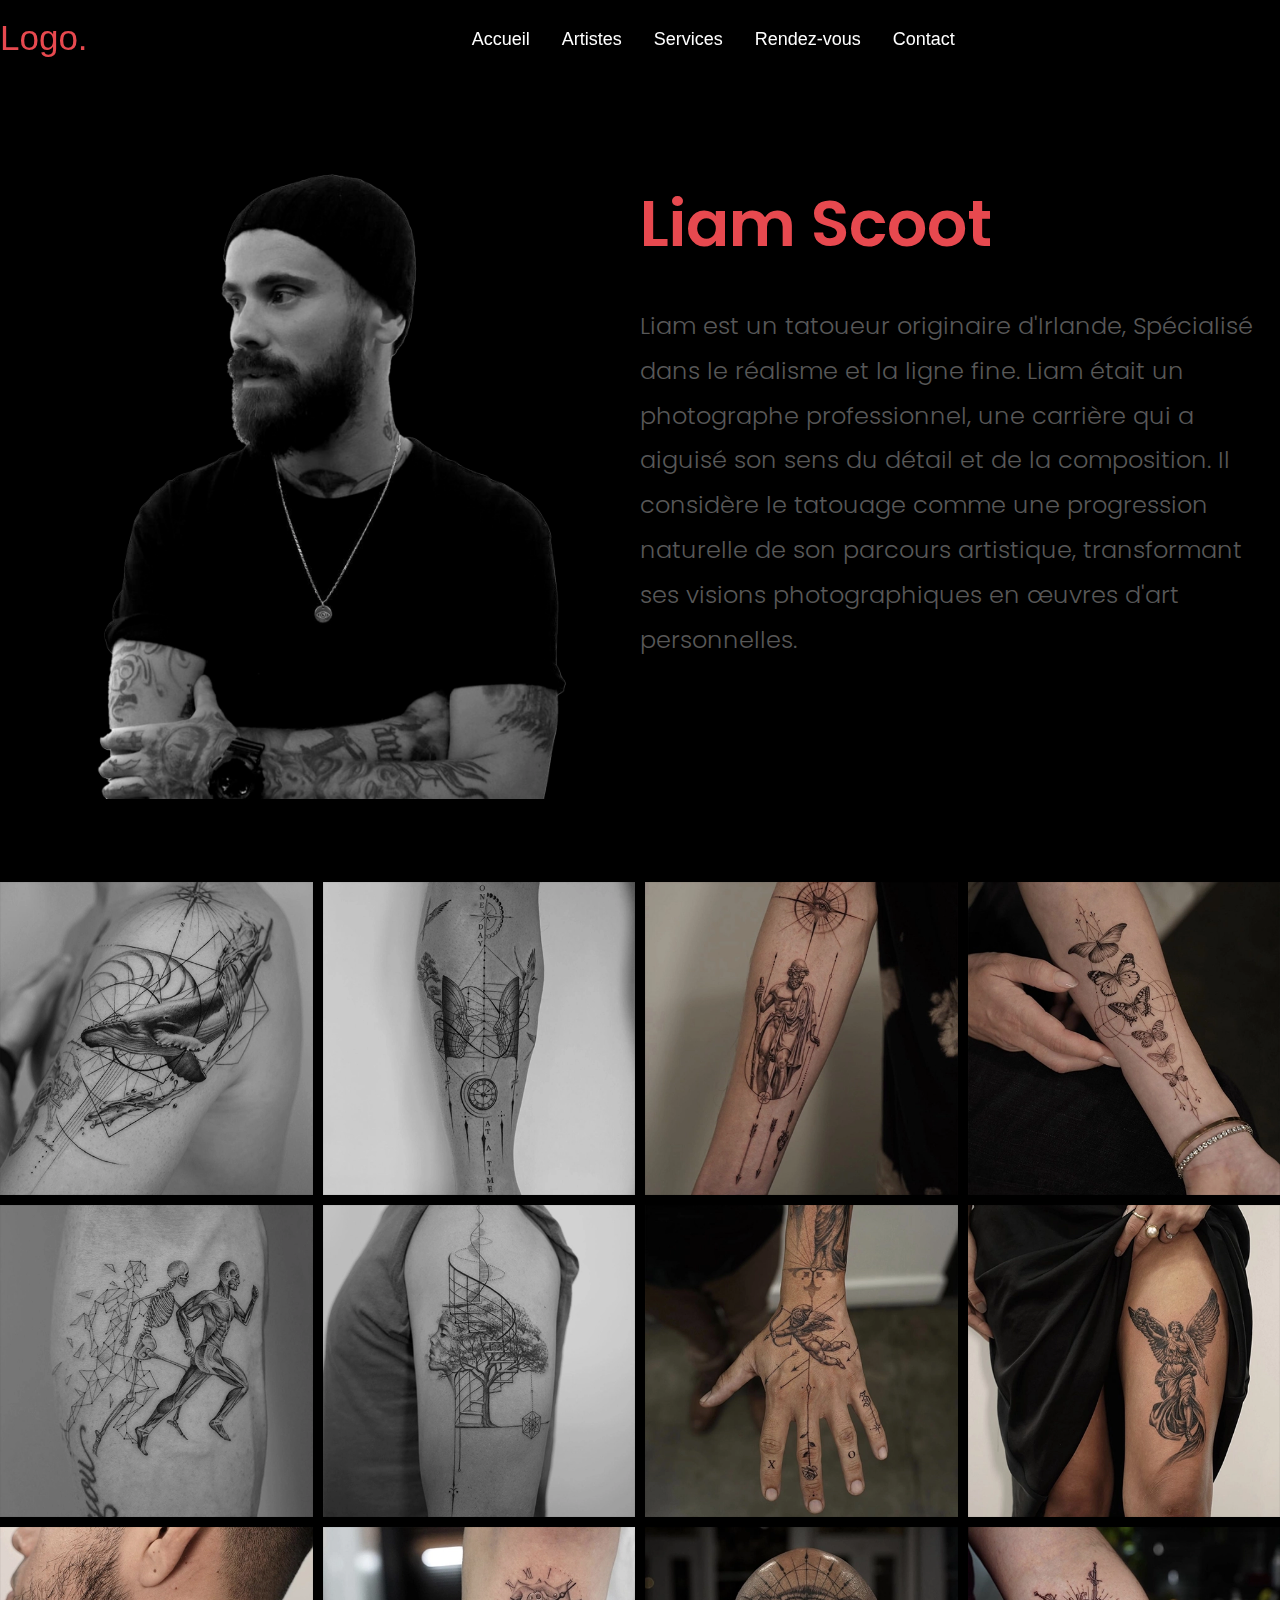
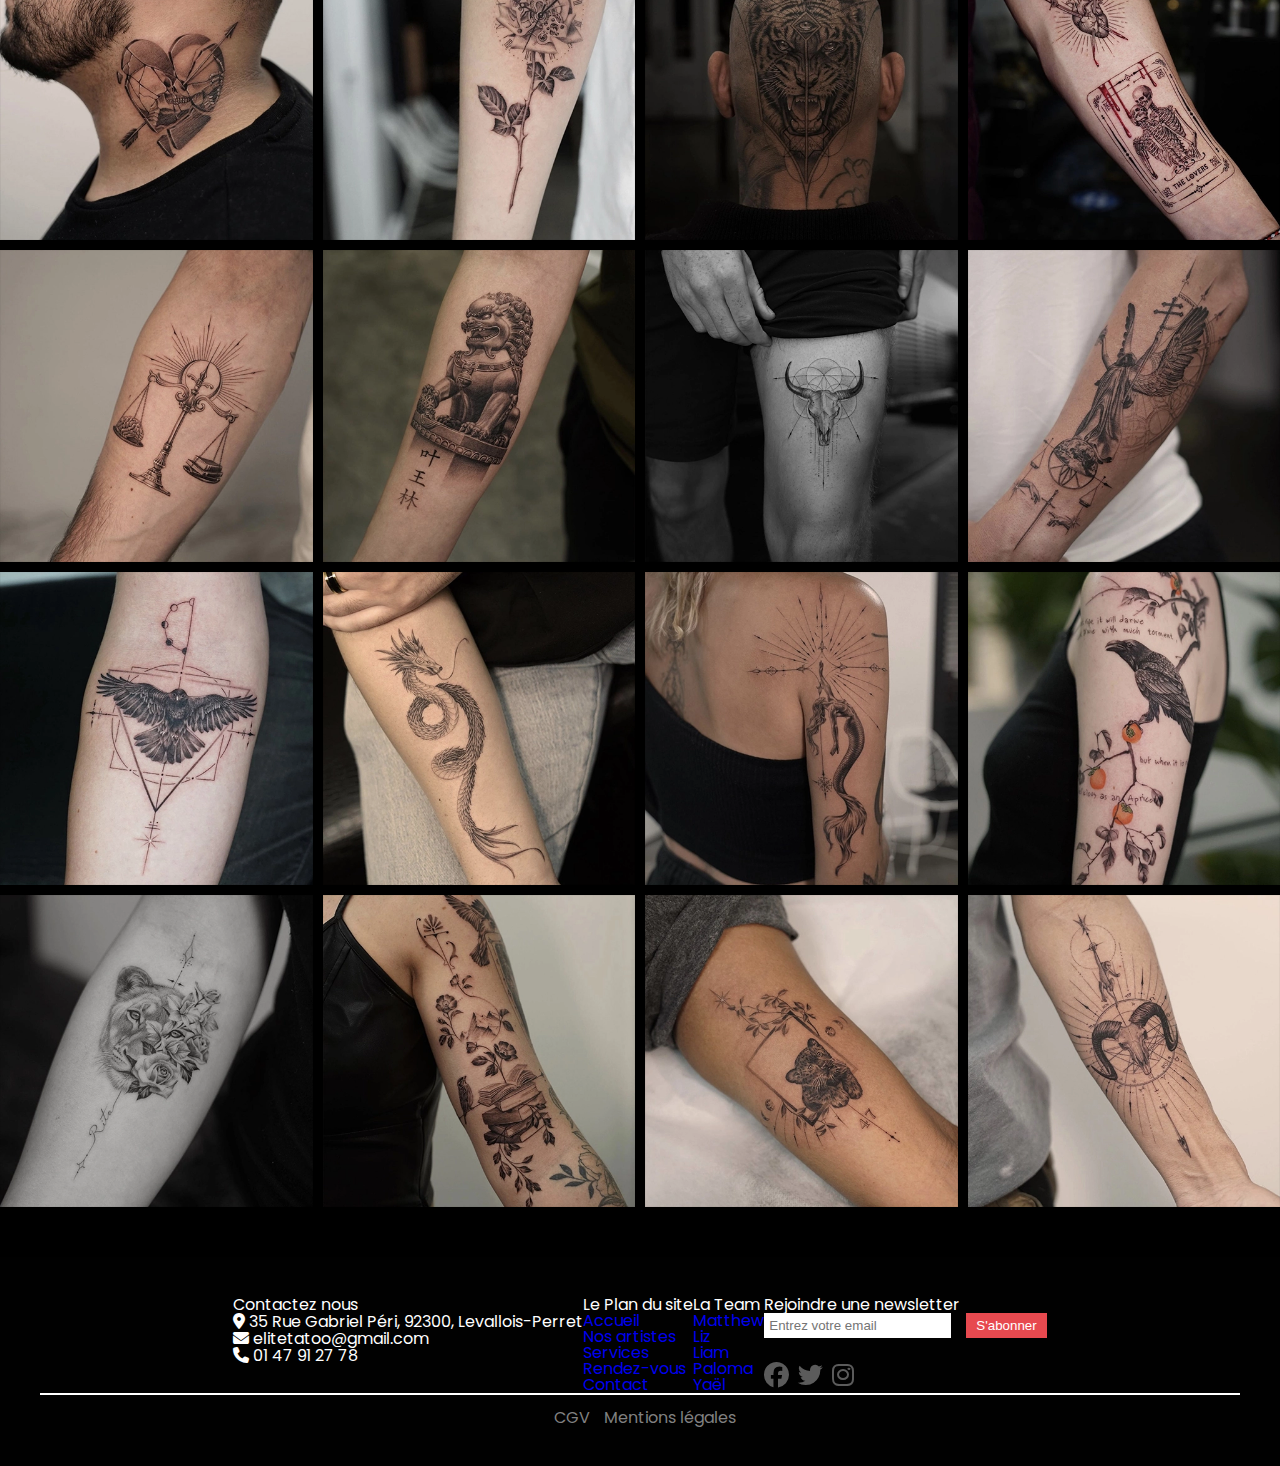
<file: liam.html>
<!DOCTYPE html>
<html lang="fr">
<head>
    <meta charset="UTF-8">
    <meta name="viewport" content="width=device-width, initial-scale=1.0">
    <title>Liam Scoot</title>
    <link rel="stylesheet" href="css/reseat.css">
    <link rel="stylesheet" href="css/artistes_projets.css">
    <link rel="stylesheet" href="css/header.css">
    <link rel="stylesheet" href="css/responsive.css">
    <link rel="stylesheet" href="css/footer.css">
    <link rel="stylesheet" href="https://cdnjs.cloudflare.com/ajax/libs/font-awesome/6.2.0/css/all.min.css">
    <script src="js/script.js" defer></script>
</head>
<body>
  
    <!-- Menu -->
    <nav>
    <div class="navbar">
        <div class="logo"><a href="index.html">Logo.</a></div>
        <ul class="menu">
        <li class="nav_link"><a href="index.html">Accueil</a></li>
        <li class="nav_link"><a href="artistes.html">Artistes</a></li>
        <li class="nav_link"><a href="services.html">Services</a></li>
        <li class="nav_link"><a href="rendez-vous.html">Rendez-vous</a></li>
        <li class="nav_link"><a href="contact.html">Contact</a></li>
        <div class="cancel-btn">
            <i class="fas fa-times"></i>
        </div>
        </ul>
        <div class="icons-lang">
        <ul class="menu">
            <li class="nav_language"><a href="#">FR</a></li>
            <li class="nav_language"><a href="#">EN</a></li>
        </ul>
        </div>
    </div>
    <div class="menu-btn">
        <i class="fas fa-bars"></i>
    </div>
    </nav>

    <!-- Artistes + Bio -->
    <section class="background" >
        <div class="container" >
            <div class="container_img" >
                <img src="img/Liam Scoot/liam.webp" alt="">
            </div>
            <div class="container_txt" >
                <h2>Liam Scoot </h2>
                <p>Liam est un tatoueur originaire d'Irlande, Spécialisé dans le réalisme et la ligne fine. Liam était un photographe professionnel, une carrière qui a aiguisé son sens du détail et de la composition. Il considère le tatouage comme une progression naturelle de son parcours artistique, transformant ses visions photographiques en œuvres d'art personnelles.</p>
            </div>
        </div>
    </section>

    <!-- Grille Tatouage -->
    <section class="grid-container">
    <div class="grid-item">
        <img src="img/Liam Scoot/liam_img01.webp" alt="">
    </div>
    <div class="grid-item">
        <img src="img/Liam Scoot/liam_img02.webp" alt="">
    </div>
    <div class="grid-item">
        <img src="img/Liam Scoot/liam_img03.webp" alt="">
    </div>
    <div class="grid-item">
        <img src="img/Liam Scoot/liam_img04.webp" alt="">
    </div>
    <div class="grid-item">
        <img src="img/Liam Scoot/liam_img05.webp" alt="">
    </div>
    <div class="grid-item">
        <img src="img/Liam Scoot/liam_img06.webp" alt="">
    </div>
    <div class="grid-item">
        <img src="img/Liam Scoot/liam_img07.webp" alt="">
    </div>
    <div class="grid-item">
        <img src="img/Liam Scoot/liam_img08.webp" alt="">
    </div>
    <div class="grid-item">
        <img src="img/Liam Scoot/liam_img09.webp" alt="">
    </div>
    <div class="grid-item">
        <img src="img/Liam Scoot/liam_img10.webp" alt="">
    </div>
    <div class="grid-item">
        <img src="img/Liam Scoot/liam_img11.webp" alt="">
    </div>
    <div class="grid-item">
        <img src="img/Liam Scoot/liam_img12.webp" alt="">
    </div>
    <div class="grid-item">
        <img src="img/Liam Scoot/liam_img13.webp" alt="">
    </div>
    <div class="grid-item">
        <img src="img/Liam Scoot/liam_img14.webp" alt="">
    </div>
    <div class="grid-item">
        <img src="img/Liam Scoot/liam_img15.webp" alt="">
    </div>
    <div class="grid-item">
        <img src="img/Liam Scoot/liam_img16.webp" alt="">
    </div>
    <div class="grid-item">
        <img src="img/Liam Scoot/liam_img17.webp" alt="">
    </div>
    <div class="grid-item">
        <img src="img/Liam Scoot/liam_img18.webp" alt="">
    </div>
    <div class="grid-item">
        <img src="img/Liam Scoot/liam_img19.webp" alt="">
    </div>
    <div class="grid-item">
        <img src="img/Liam Scoot/liam_img20.webp" alt="">
    </div>
    <div class="grid-item">
        <img src="img/Liam Scoot/liam_img21.webp" alt="">
    </div>
    <div class="grid-item">
        <img src="img/Liam Scoot/liam_img22.webp" alt="">
    </div>
    <div class="grid-item">
        <img src="img/Liam Scoot/liam_img23.webp" alt="">
    </div>
    <div class="grid-item">
        <img src="img/Liam Scoot/liam_img24.webp" alt="">
    </div>
    </section>

      <!-- Footer -->
  <footer>
    <div class="column">
      <h3>Contactez nous</h3>
      <div class="icon-text">
        <i class="fa-solid fa-location-dot"></i>
        <span>35 Rue Gabriel Péri, 92300, Levallois-Perret</span>
      </div>
      <div class="icon-text">
        <i class="fa-solid fa-envelope"></i>
        <span>elitetatoo@gmail.com</span>
      </div>
      <div class="icon-text">
        <i class="fa-solid fa-phone"></i>
        <span>01 47 91 27 78</span>
      </div>
    </div>

    <div class="column">
      <h3>Le Plan du site</h3>
      <ul>
        <li><a href="index.html">Accueil</a></li>
        <li><a href="artistes.html">Nos artistes</a></li>
        <li><a href="services.html">Services</a></li>
        <li><a href="rendez-vous.html">Rendez-vous</a></li>
        <li><a href="contact.html">Contact</a></li>
      </ul>
    </div>

    <div class="column">
      <h3>La Team</h3>
      <ul>
        <li><a href="matthew.html">Matthew</a></li>
        <li><a href="liz.html">Liz</a></li>
        <li><a href="liam.html">Liam</a></li>
        <li><a href="paloma.html">Paloma</a></li>
        <li><a href="yael.html">Yaël</a></li>
      </ul>
    </div>

    <div class="column">
      <h3>Rejoindre une newsletter</h3>
      <div class="newsletter">
        <input type="email" placeholder="Entrez votre email">
        <button>S'abonner</button>
      </div>
      <div class="social-icons">
        <i class="fa-brands fa-facebook icon-social"></i>
        <i class="fa-brands fa-twitter icon-social"></i>
        <i class="fa-brands fa-instagram icon-social"></i>

      </div>
    </div>

    <hr>

    <div class="footer-links">
      <a href="#">CGV</a>
      <a href="#">Mentions légales</a>
    </div>
  </footer>


</body>
</html>
</file>
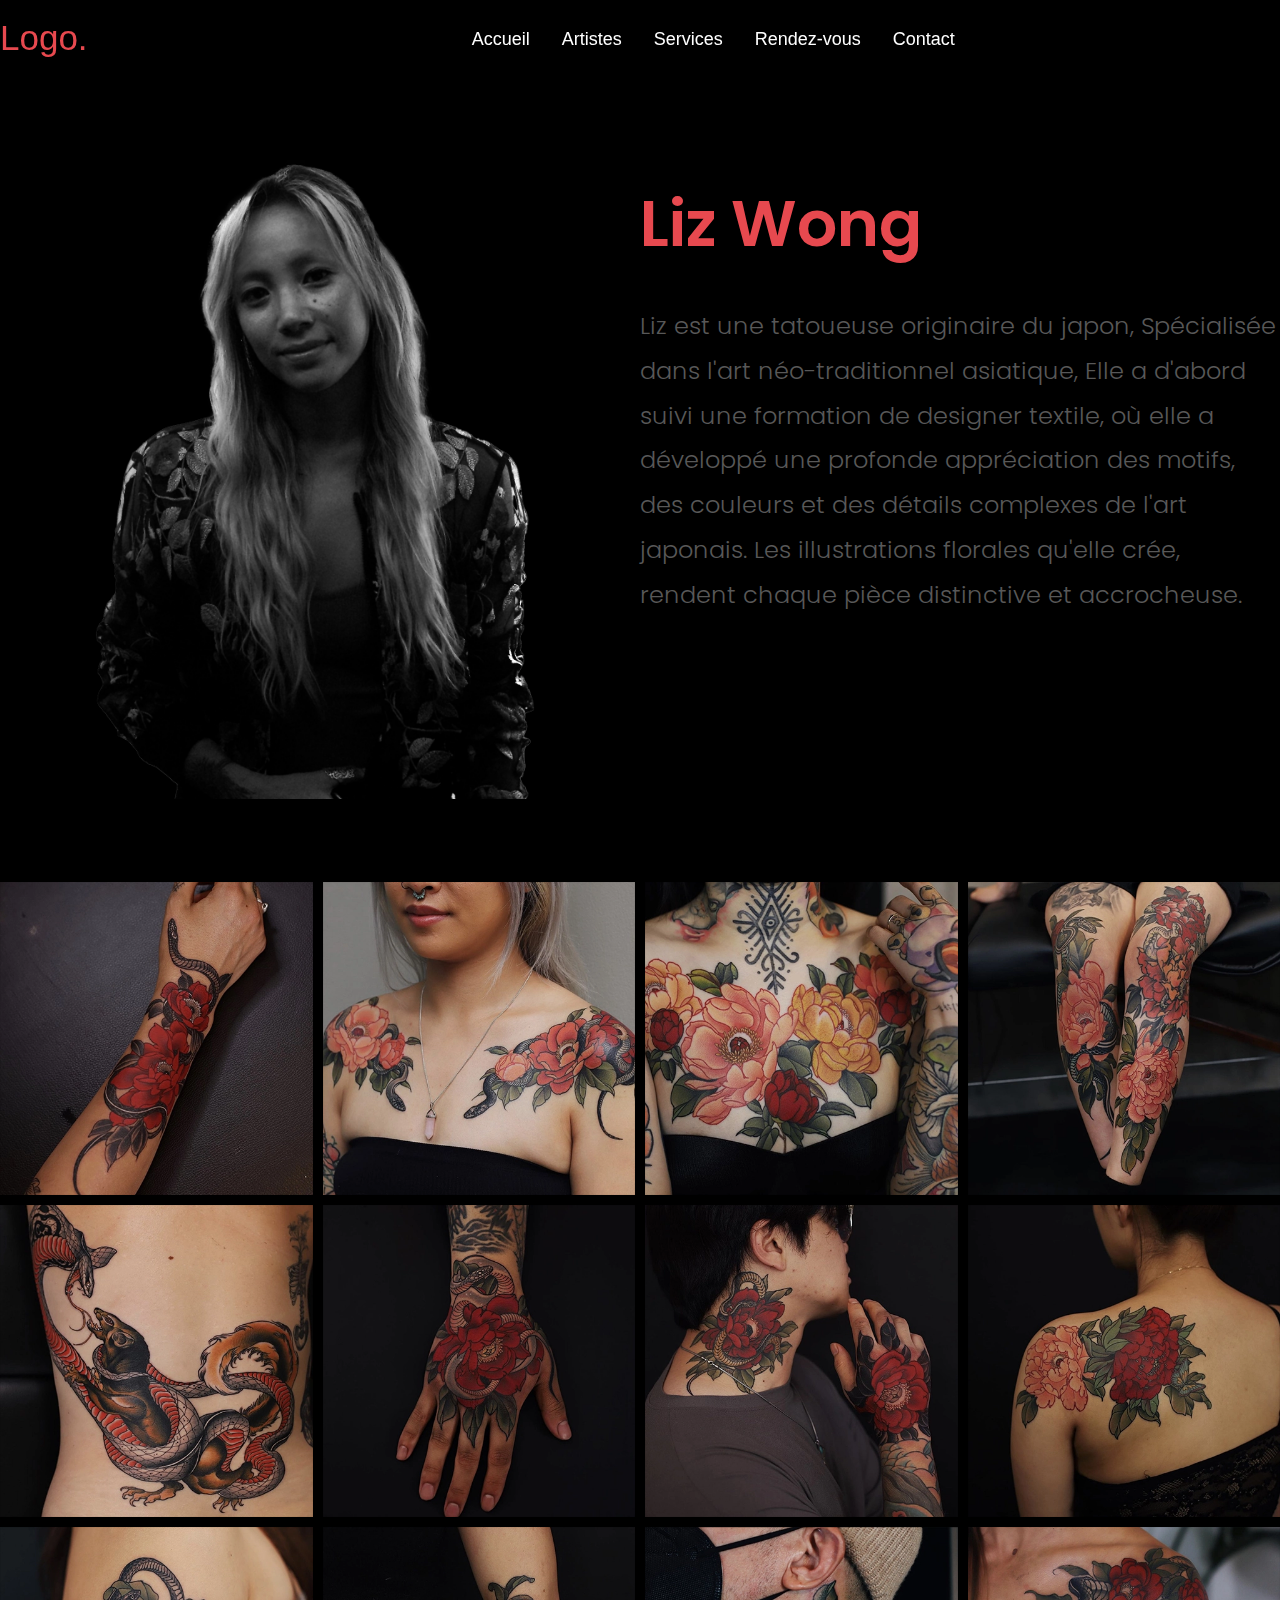
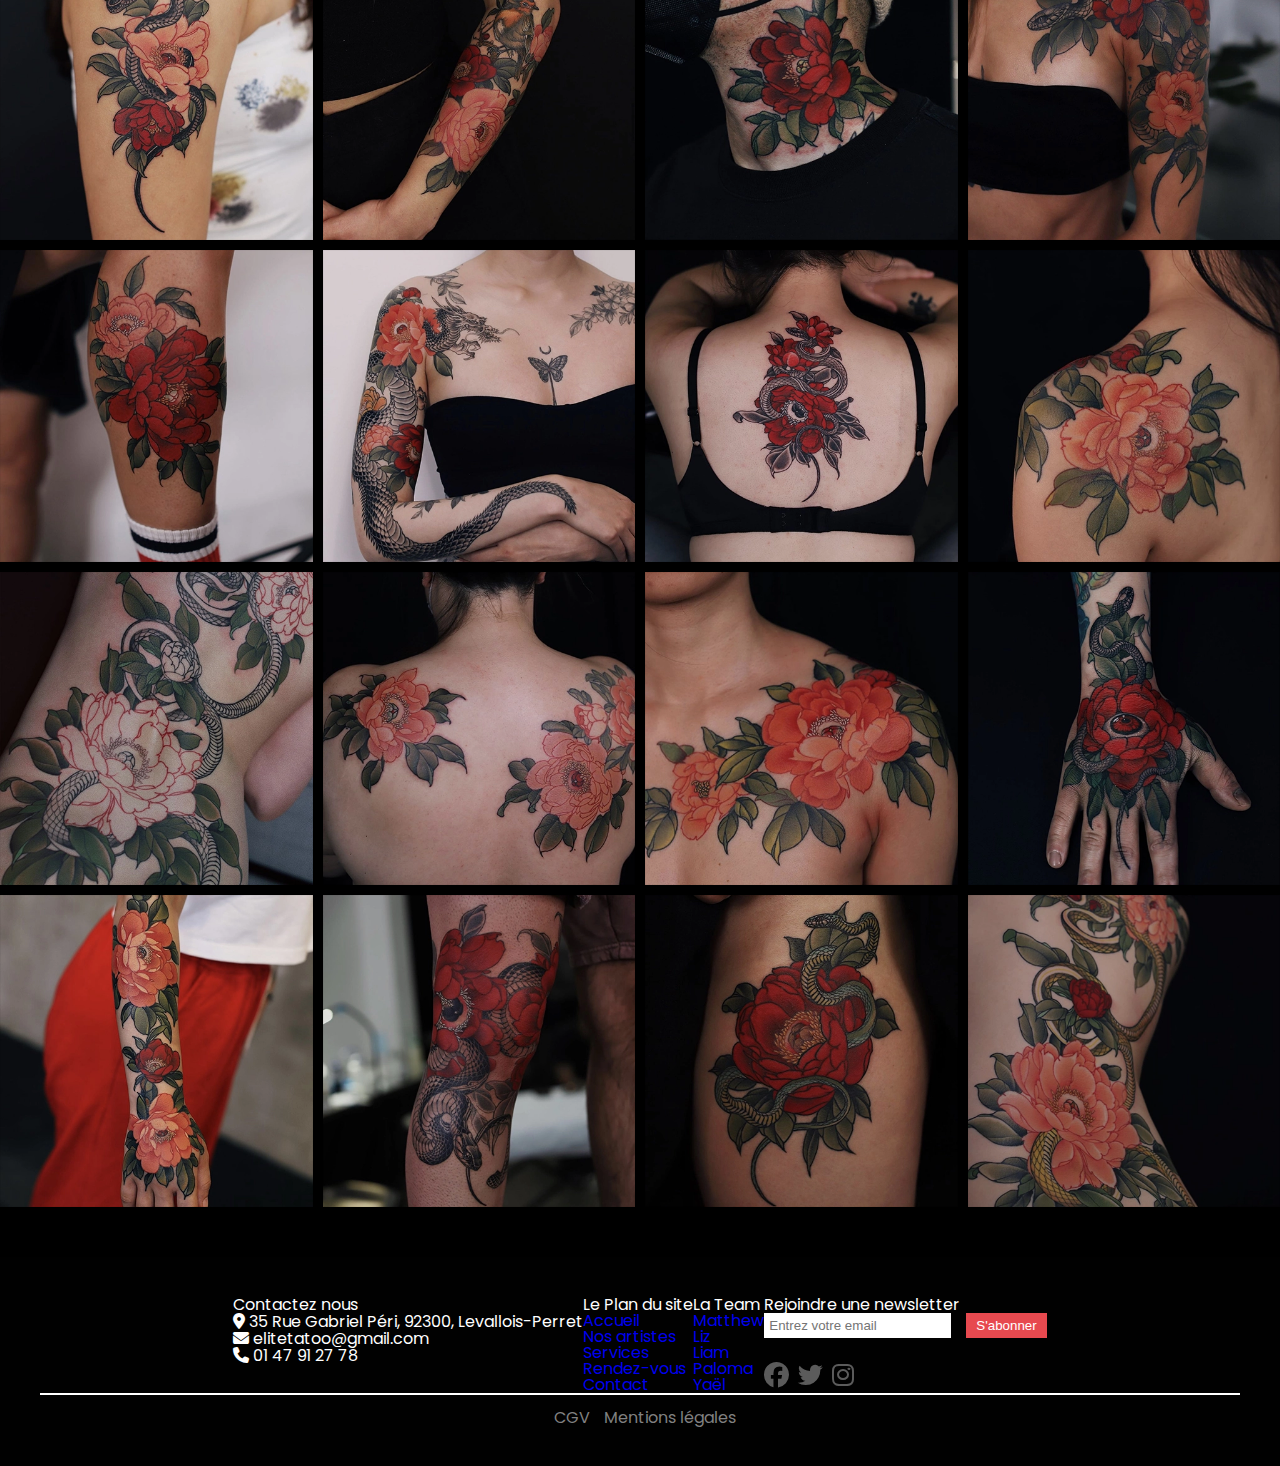
<file: liz.html>
<!DOCTYPE html>
<html lang="fr">
<head>
    <meta charset="UTF-8">
    <meta name="viewport" content="width=device-width, initial-scale=1.0">
    <title>Liz Wong</title>
    <link rel="stylesheet" href="css/reseat.css">
    <link rel="stylesheet" href="css/artistes_projets.css">
    <link rel="stylesheet" href="css/header.css">
    <link rel="stylesheet" href="css/responsive.css">
    <link rel="stylesheet" href="css/footer.css">
    <link rel="stylesheet" href="https://cdnjs.cloudflare.com/ajax/libs/font-awesome/6.2.0/css/all.min.css">
    <script src="js/script.js" defer></script>
</head>
<body>
  
    <!-- Menu -->
    <nav>
    <div class="navbar">
        <div class="logo"><a href="index.html">Logo.</a></div>
        <ul class="menu">
        <li class="nav_link"><a href="index.html">Accueil</a></li>
        <li class="nav_link"><a href="artistes.html">Artistes</a></li>
        <li class="nav_link"><a href="services.html">Services</a></li>
        <li class="nav_link"><a href="rendez-vous.html">Rendez-vous</a></li>
        <li class="nav_link"><a href="contact.html">Contact</a></li>
        <div class="cancel-btn">
            <i class="fas fa-times"></i>
        </div>
        </ul>
        <div class="icons-lang">
        <ul class="menu">
            <li class="nav_language"><a href="#">FR</a></li>
            <li class="nav_language"><a href="#">EN</a></li>
        </ul>
        </div>
    </div>
    <div class="menu-btn">
        <i class="fas fa-bars"></i>
    </div>
    </nav>

    <!-- Artistes + Bio -->
    <section class="background" >
        <div class="container" >
            <div class="container_img" >
                <img src="img/Liz Wong/liz.webp" alt="">
            </div>
            <div class="container_txt" >
                <h2>Liz Wong</h2>
                <p>Liz est une tatoueuse originaire du japon, Spécialisée dans l'art néo-traditionnel asiatique, Elle a d'abord suivi une formation de designer textile, où elle a développé une profonde appréciation des motifs, des couleurs et des détails complexes de l'art japonais. Les illustrations florales qu'elle crée, rendent chaque pièce distinctive et accrocheuse.</p>
            </div>
        </div>
    </section>

    <!-- Grille Tatouage -->
    <section class="grid-container">
        <div class="grid-item">
            <img src="img/Liz Wong/liz_img01.webp">
        </div>
        <div class="grid-item">
            <img src="img/Liz Wong/liz_img02.webp">
        </div>
        <div class="grid-item">
            <img src="img/Liz Wong/liz_img03.webp">
        </div>
        <div class="grid-item">
            <img src="img/Liz Wong/liz_img04.webp">
        </div>
        <div class="grid-item">
            <img src="img/Liz Wong/liz_img05.webp">
        </div>
        <div class="grid-item">
            <img src="img/Liz Wong/liz_img06.webp">
        </div>
        <div class="grid-item">
            <img src="img/Liz Wong/liz_img07.webp">
        </div>
        <div class="grid-item">
            <img src="img/Liz Wong/liz_img08.webp">
        </div>
        <div class="grid-item">
            <img src="img/Liz Wong/liz_img09.webp">
        </div>
        <div class="grid-item">
            <img src="img/Liz Wong/liz_img10.webp">
        </div>
        <div class="grid-item">
            <img src="img/Liz Wong/liz_img11.webp">
        </div>
        <div class="grid-item">
            <img src="img/Liz Wong/liz_img12.webp">
        </div>
        <div class="grid-item">
            <img src="img/Liz Wong/liz_img13.webp">
        </div>
        <div class="grid-item">
            <img src="img/Liz Wong/liz_img14.webp">
        </div>
        <div class="grid-item">
            <img src="img/Liz Wong/liz_img15.webp">
        </div>
        <div class="grid-item">
            <img src="img/Liz Wong/liz_img16.webp">
        </div>
        <div class="grid-item">
            <img src="img/Liz Wong/liz_img17.webp">
        </div>
        <div class="grid-item">
            <img src="img/Liz Wong/liz_img18.webp">
        </div>
        <div class="grid-item">
            <img src="img/Liz Wong/liz_img19.webp">
        </div>
        <div class="grid-item">
            <img src="img/Liz Wong/liz_img20.webp">
        </div>
        <div class="grid-item">
            <img src="img/Liz Wong/liz_img21.webp">
        </div>
        <div class="grid-item">
            <img src="img/Liz Wong/liz_img22.webp">
        </div>
        <div class="grid-item">
            <img src="img/Liz Wong/liz_img23.webp">
        </div>
        <div class="grid-item">
            <img src="img/Liz Wong/liz_img24.webp">
        </div>
    </section>

    <!-- Footer -->
    <footer>
    <div class="column">
      <h3>Contactez nous</h3>
      <div class="icon-text">
        <i class="fa-solid fa-location-dot"></i>
        <span>35 Rue Gabriel Péri, 92300, Levallois-Perret</span>
      </div>
      <div class="icon-text">
        <i class="fa-solid fa-envelope"></i>
        <span>elitetatoo@gmail.com</span>
      </div>
      <div class="icon-text">
        <i class="fa-solid fa-phone"></i>
        <span>01 47 91 27 78</span>
      </div>
    </div>

    <div class="column">
      <h3>Le Plan du site</h3>
      <ul>
        <li><a href="index.html">Accueil</a></li>
        <li><a href="artistes.html">Nos artistes</a></li>
        <li><a href="services.html">Services</a></li>
        <li><a href="rendez-vous.html">Rendez-vous</a></li>
        <li><a href="contact.html">Contact</a></li>
      </ul>
    </div>

    <div class="column">
      <h3>La Team</h3>
      <ul>
        <li><a href="matthew.html">Matthew</a></li>
        <li><a href="liz.html">Liz</a></li>
        <li><a href="liam.html">Liam</a></li>
        <li><a href="paloma.html">Paloma</a></li>
        <li><a href="yael.html">Yaël</a></li>
      </ul>
    </div>

    <div class="column">
      <h3>Rejoindre une newsletter</h3>
      <div class="newsletter">
        <input type="email" placeholder="Entrez votre email">
        <button>S'abonner</button>
      </div>
      <div class="social-icons">
        <i class="fa-brands fa-facebook icon-social"></i>
        <i class="fa-brands fa-twitter icon-social"></i>
        <i class="fa-brands fa-instagram icon-social"></i>

      </div>
    </div>

    <hr>

    <div class="footer-links">
      <a href="#">CGV</a>
      <a href="#">Mentions légales</a>
    </div>
    </footer>

</body>
</html>
</file>
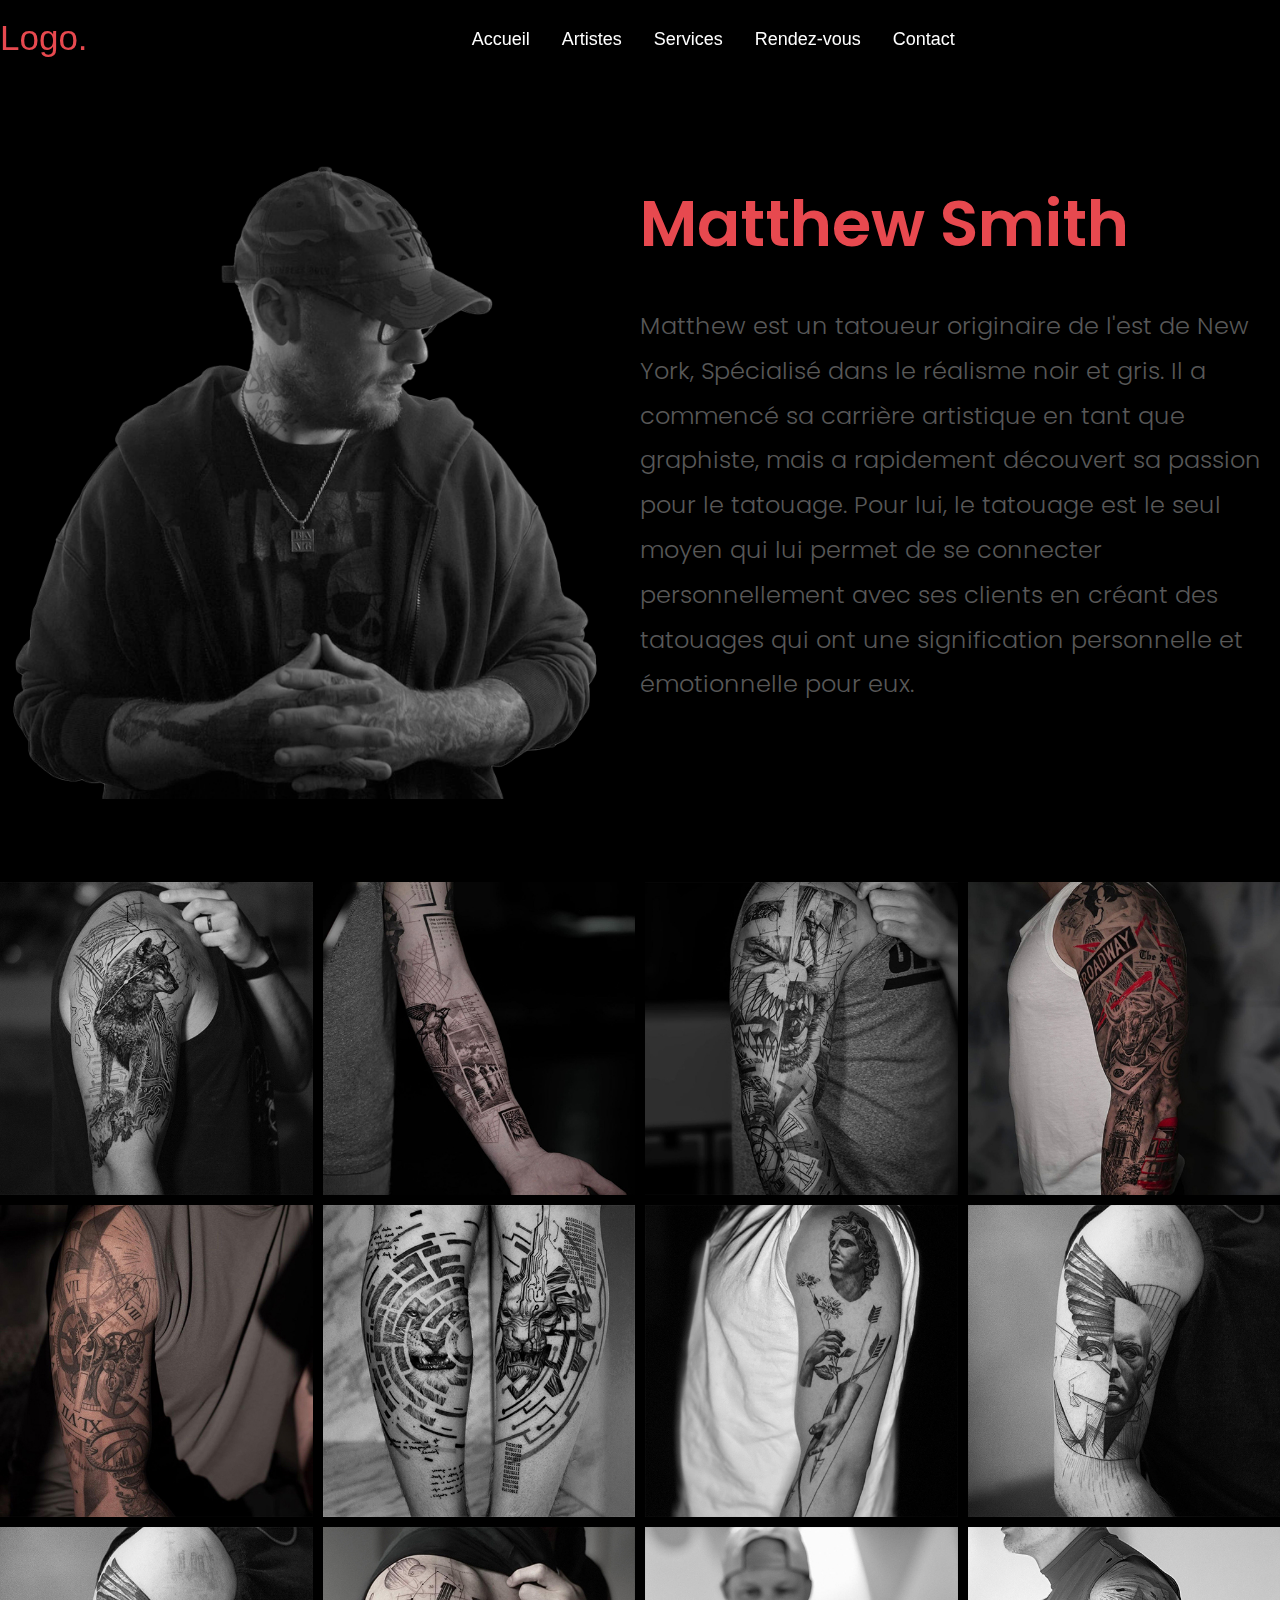
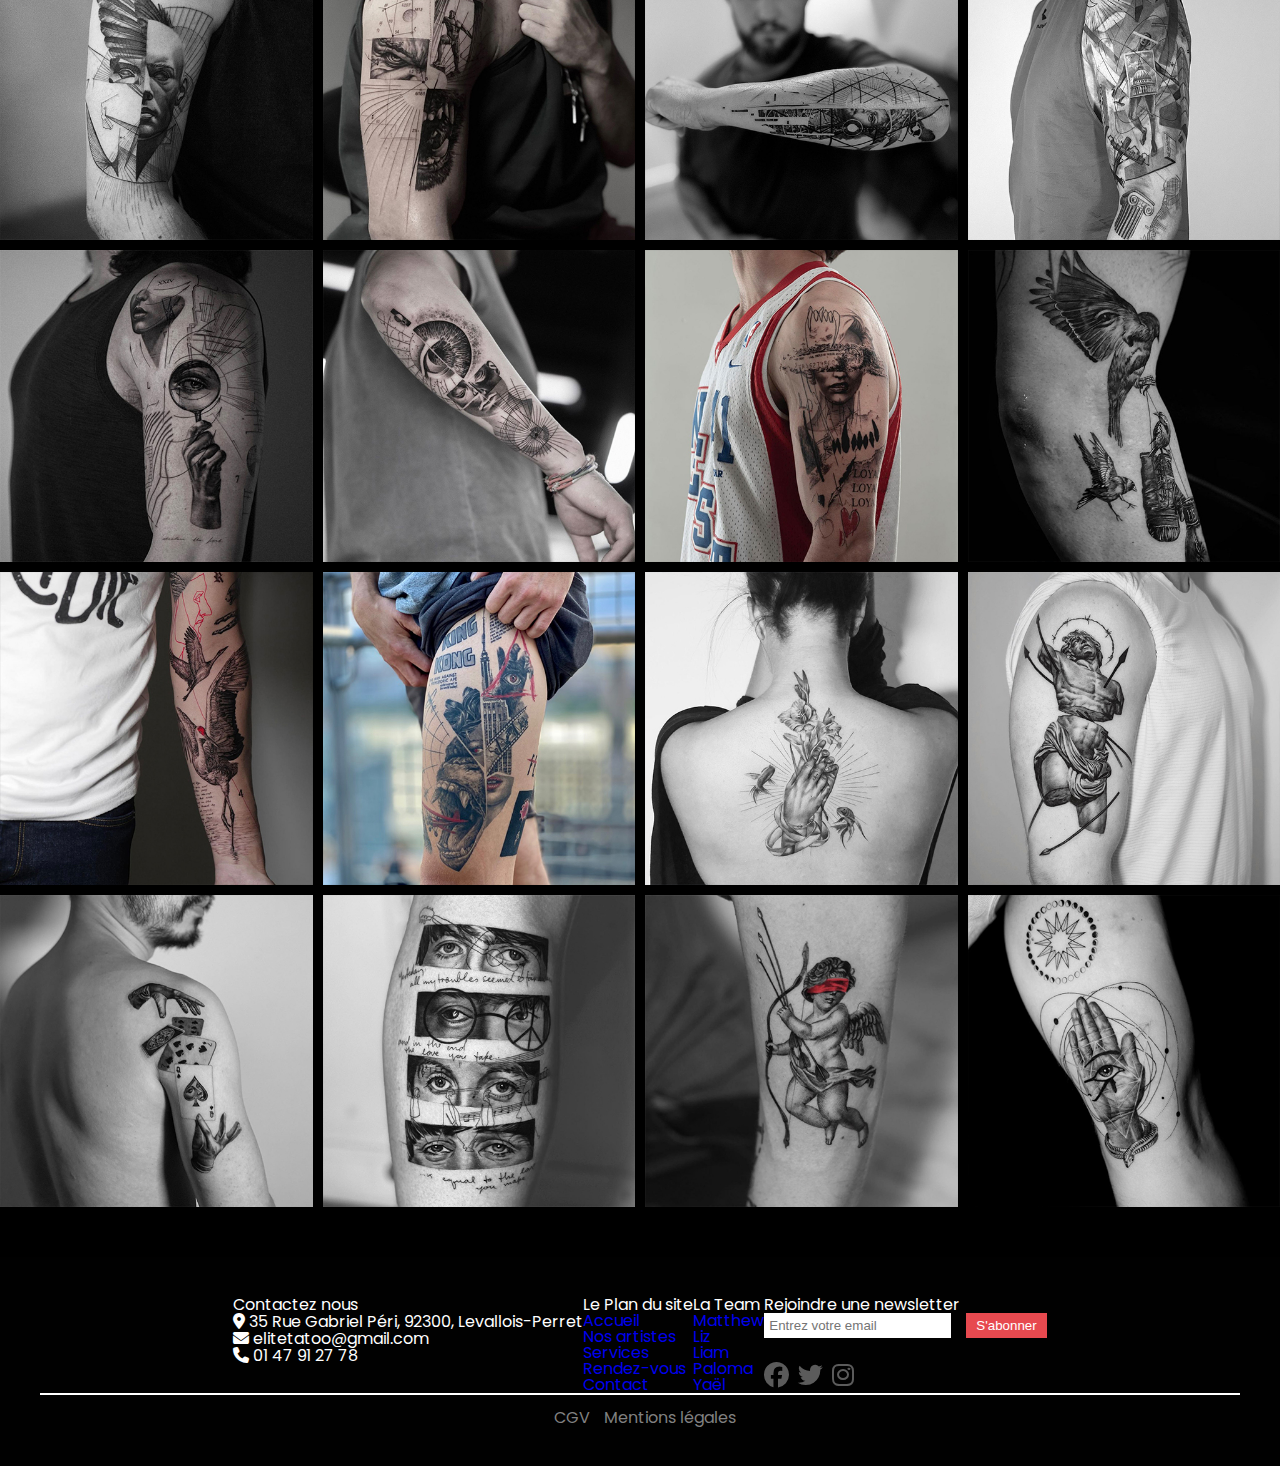
<file: matthew.html>
<!DOCTYPE html>
<html lang="fr">

<head>
    <meta charset="UTF-8">
    <meta name="viewport" content="width=device-width, initial-scale=1.0">
    <title>Matthew Smith</title>
    <link rel="stylesheet" href="css/reseat.css">
    <link rel="stylesheet" href="css/artistes_projets.css">
    <link rel="stylesheet" href="css/header.css">
    <link rel="stylesheet" href="css/responsive.css">
    <link rel="stylesheet" href="css/footer.css">
    <link rel="stylesheet" href="https://cdnjs.cloudflare.com/ajax/libs/font-awesome/6.2.0/css/all.min.css">
    <script src="js/script.js" defer></script>
</head>

<body>

    <!-- Menu -->
    <nav>
        <div class="navbar">
            <div class="logo"><a href="index.html">Logo.</a></div>
            <ul class="menu">
                <li class="nav_link"><a href="index.html">Accueil</a></li>
                <li class="nav_link"><a href="artistes.html">Artistes</a></li>
                <li class="nav_link"><a href="services.html">Services</a></li>
                <li class="nav_link"><a href="rendez-vous.html">Rendez-vous</a></li>
                <li class="nav_link"><a href="contact.html">Contact</a></li>
                <div class="cancel-btn">
                    <i class="fas fa-times"></i>
                </div>
            </ul>
            <div class="icons-lang">
                <ul class="menu">
                    <li class="nav_language"><a href="#">FR</a></li>
                    <li class="nav_language"><a href="#">EN</a></li>
                </ul>
            </div>
        </div>
        <div class="menu-btn">
            <i class="fas fa-bars"></i>
        </div>
    </nav>

    <!-- Artistes + Bio -->
    <section class="background">
        <div class="container">
          <div class="container_img">
            <img src="img/Matthew Collins/Matthew.webp" alt="">
          </div>
          <div class="container_txt">
            <h2>Matthew Smith</h2>
            <p>Matthew est un tatoueur originaire de l'est de New York, Spécialisé dans le réalisme noir et gris. Il a commencé sa carrière artistique en tant que graphiste, mais a rapidement découvert sa passion pour le tatouage. Pour lui, le tatouage est le seul moyen qui lui permet de se connecter personnellement avec ses clients en créant des tatouages qui ont une signification personnelle et émotionnelle pour eux.</p>
          </div>
        </div>
    </section>

    <!-- Grille Tatouage -->
    <section class="grid-container">
        <div class="grid-item">
            <img src="img/Matthew Collins/matthew_img01.webp" alt="">
        </div>
        <div class="grid-item">
            <img src="img/Matthew Collins/matthew_img02.webp" alt="">
        </div>
        <div class="grid-item">
            <img src="img/Matthew Collins/matthew_img03.webp" alt="">
        </div>
        <div class="grid-item">
            <img src="img/Matthew Collins/matthew_img04.webp" alt="">
        </div>
        <div class="grid-item">
            <img src="img/Matthew Collins/matthew_img05.webp" alt="">
        </div>
        <div class="grid-item">
            <img src="img/Matthew Collins/matthew_img06.webp" alt="">
        </div>
        <div class="grid-item">
            <img src="img/Matthew Collins/matthew_img07.webp" alt="">
        </div>
        <div class="grid-item">
            <img src="img/Matthew Collins/matthew_img08.webp" alt="">
        </div>
        <div class="grid-item">
            <img src="img/Matthew Collins/matthew_img09.webp" alt="">
        </div>
        <div class="grid-item">
            <img src="img/Matthew Collins/matthew_img10.webp" alt="">
        </div>
        <div class="grid-item">
            <img src="img/Matthew Collins/matthew_img11.webp" alt="">
        </div>
        <div class="grid-item">
            <img src="img/Matthew Collins/matthew_img12.webp" alt="">
        </div>
        <div class="grid-item">
            <img src="img/Matthew Collins/matthew_img13.webp" alt="">
        </div>
        <div class="grid-item">
            <img src="img/Matthew Collins/matthew_img14.webp" alt="">
        </div>
        <div class="grid-item">
            <img src="img/Matthew Collins/matthew_img15.webp" alt="">
        </div>
        <div class="grid-item">
            <img src="img/Matthew Collins/matthew_img16.webp" alt="">
        </div>
        <div class="grid-item">
            <img src="img/Matthew Collins/matthew_img17.webp" alt="">
        </div>
        <div class="grid-item">
            <img src="img/Matthew Collins/matthew_img18.webp" alt="">
        </div>
        <div class="grid-item">
            <img src="img/Matthew Collins/matthew_img19.webp" alt="">
        </div>
        <div class="grid-item">
            <img src="img/Matthew Collins/matthew_img20.webp" alt="">
        </div>
        <div class="grid-item">
            <img src="img/Matthew Collins/matthew_img21.webp" alt="">
        </div>
        <div class="grid-item">
            <img src="img/Matthew Collins/matthew_img22.webp" alt="">
        </div>
        <div class="grid-item">
            <img src="img/Matthew Collins/matthew_img23.webp" alt="">
        </div>
        <div class="grid-item">
            <img src="img/Matthew Collins/matthew_img24.webp" alt="">
        </div>
    </section>

    <!-- Footer -->
    <footer>
        <div class="column">
            <h3>Contactez nous</h3>
            <div class="icon-text">
                <i class="fa-solid fa-location-dot"></i>
                <span>35 Rue Gabriel Péri, 92300, Levallois-Perret</span>
            </div>
            <div class="icon-text">
                <i class="fa-solid fa-envelope"></i>
                <span>elitetatoo@gmail.com</span>
            </div>
            <div class="icon-text">
                <i class="fa-solid fa-phone"></i>
                <span>01 47 91 27 78</span>
            </div>
        </div>

        <div class="column">
            <h3>Le Plan du site</h3>
            <ul>
                <li><a href="index.html">Accueil</a></li>
                <li><a href="artistes.html">Nos artistes</a></li>
                <li><a href="services.html">Services</a></li>
                <li><a href="rendez-vous.html">Rendez-vous</a></li>
                <li><a href="contact.html">Contact</a></li>
            </ul>
        </div>

        <div class="column">
            <h3>La Team</h3>
            <ul>
                <li><a href="matthew.html">Matthew</a></li>
                <li><a href="liz.html">Liz</a></li>
                <li><a href="liam.html">Liam</a></li>
                <li><a href="paloma.html">Paloma</a></li>
                <li><a href="yael.html">Yaël</a></li>
            </ul>
        </div>

        <div class="column">
            <h3>Rejoindre une newsletter</h3>
            <div class="newsletter">
                <input type="email" placeholder="Entrez votre email">
                <button>S'abonner</button>
            </div>
            <div class="social-icons">
                <i class="fa-brands fa-facebook icon-social"></i>
                <i class="fa-brands fa-twitter icon-social"></i>
                <i class="fa-brands fa-instagram icon-social"></i>

            </div>
        </div>

        <hr>

        <div class="footer-links">
            <a href="#">CGV</a>
            <a href="#">Mentions légales</a>
        </div>
    </footer>

</body>

</html>
</file>
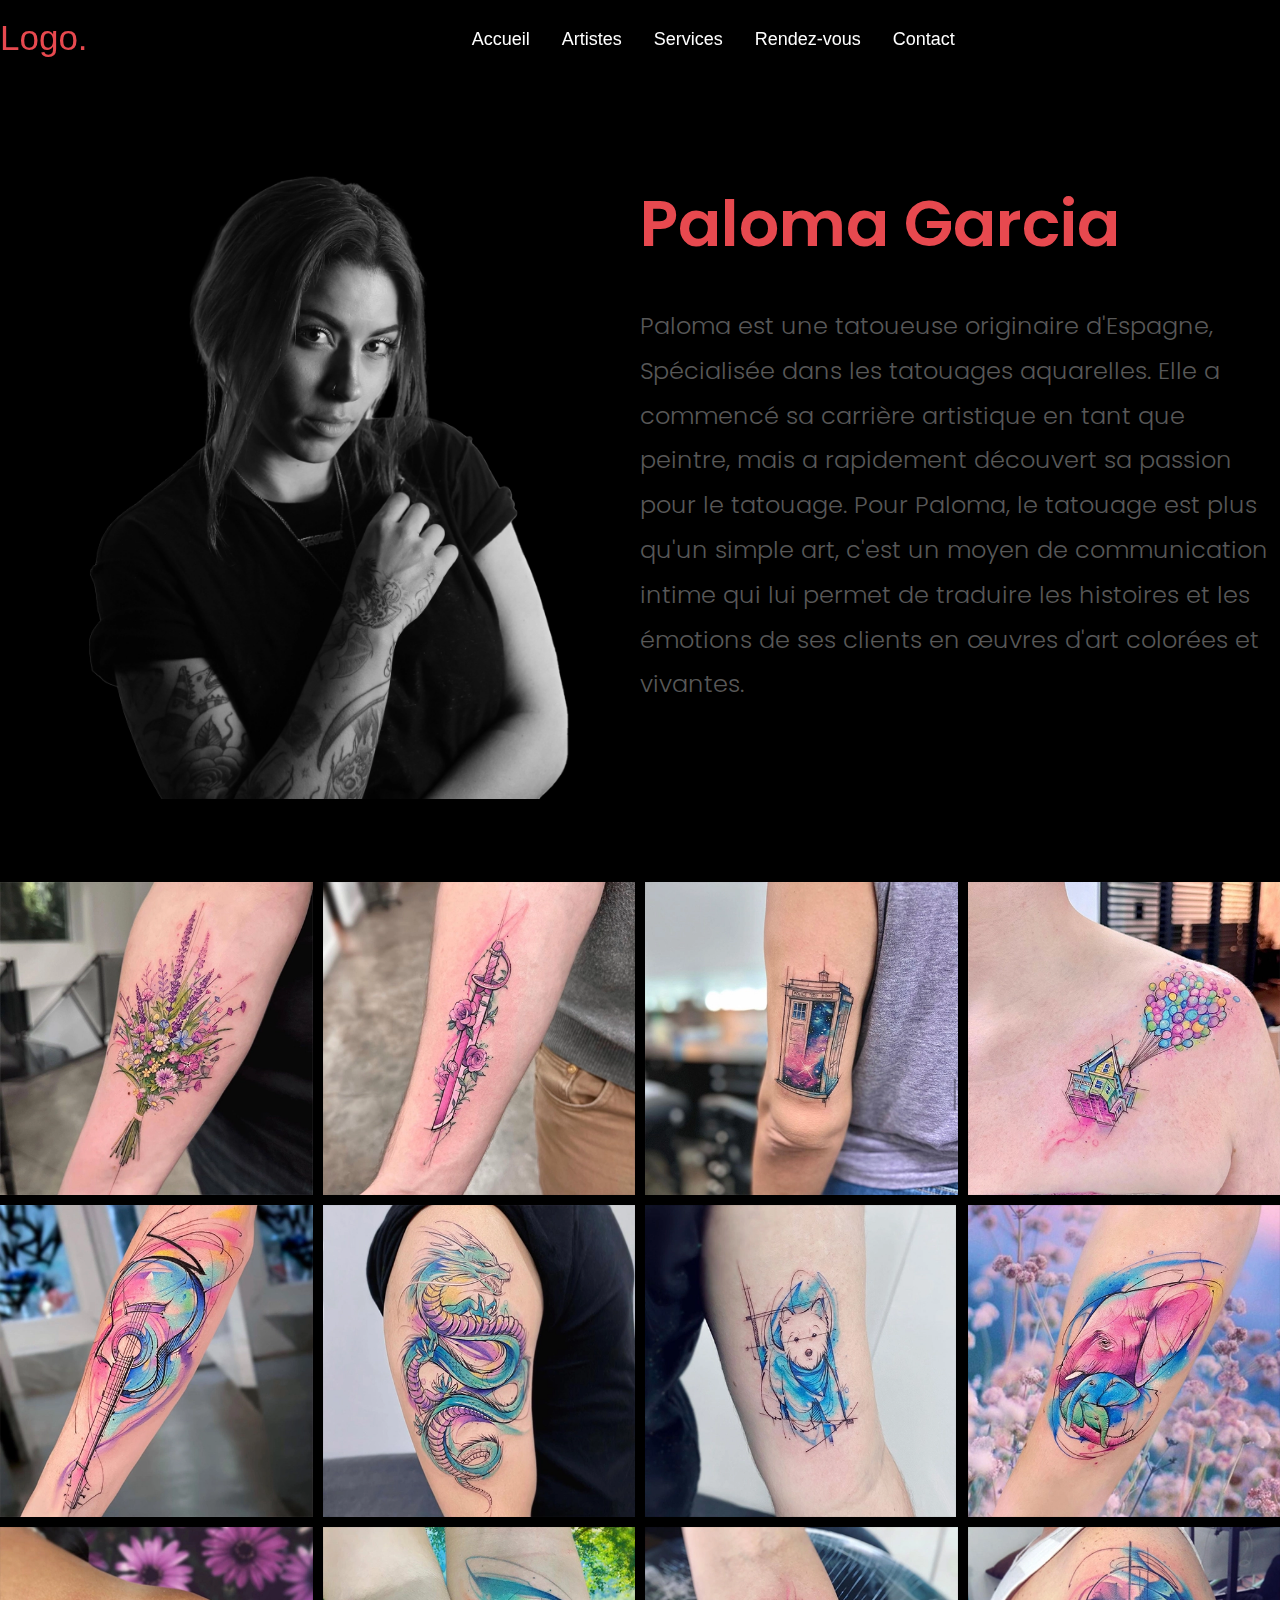
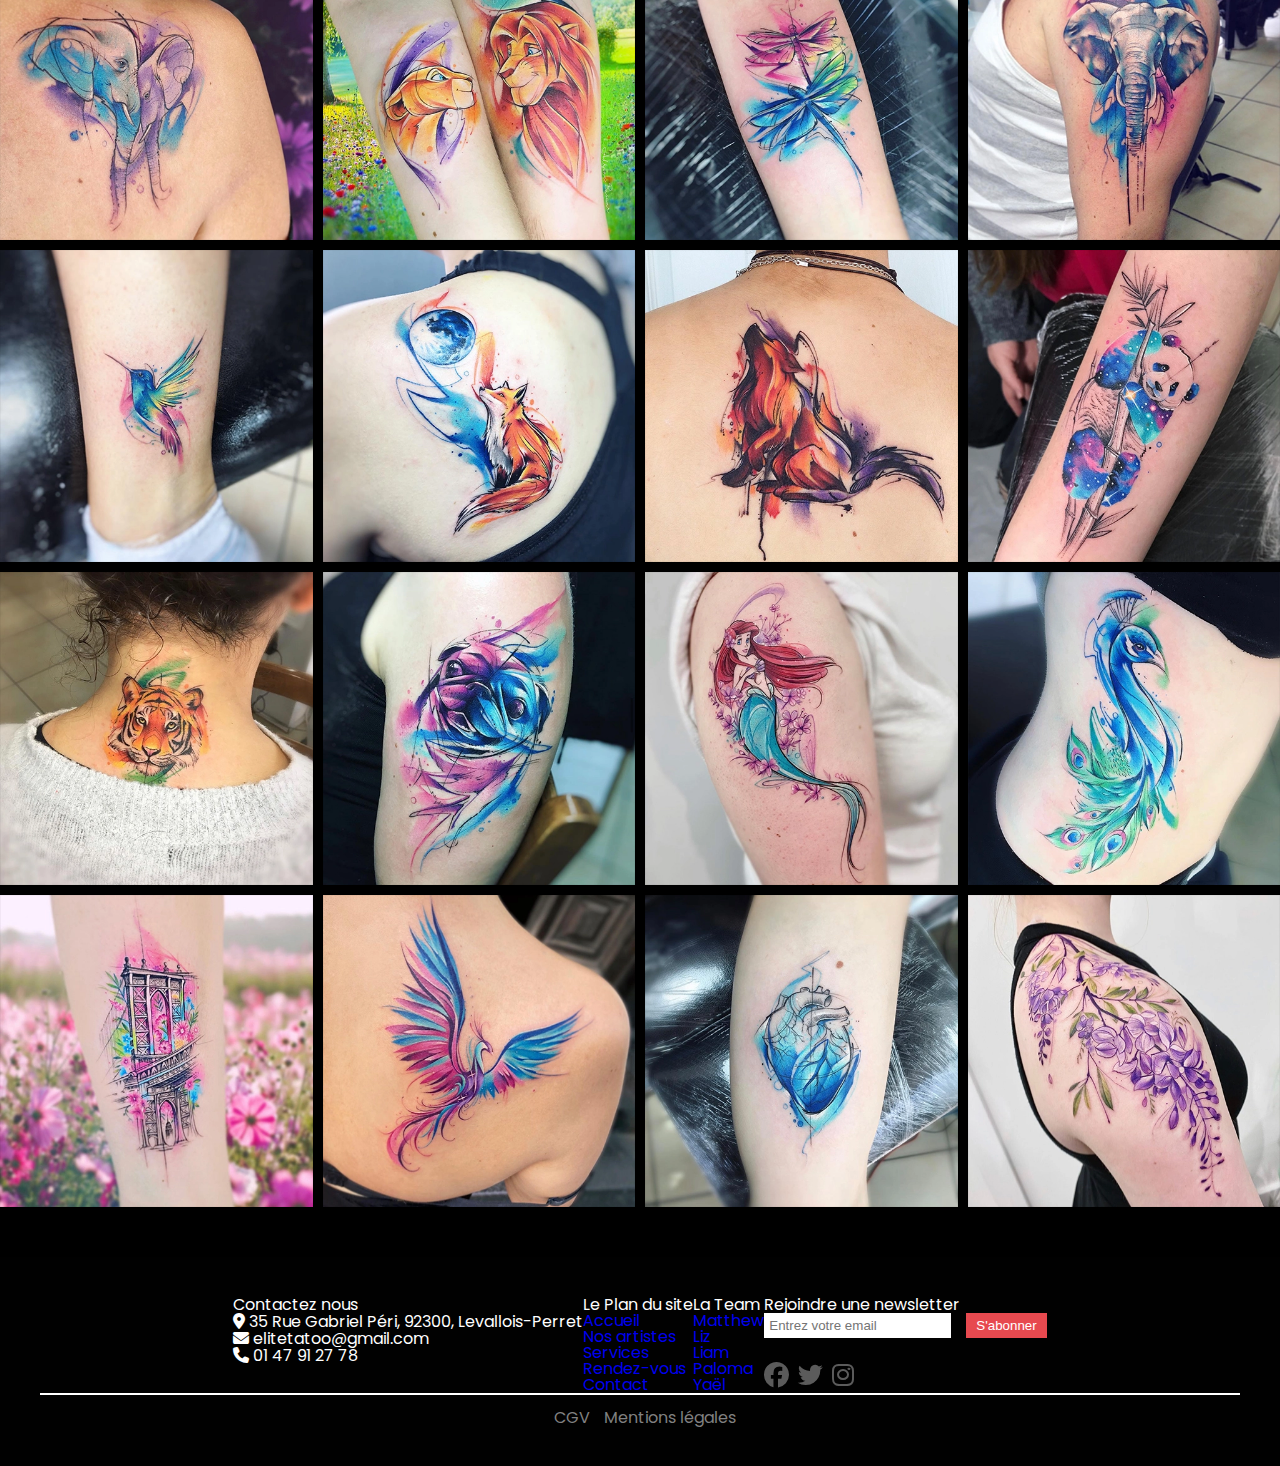
<file: paloma.html>
<!DOCTYPE html>
<html lang="fr">

<head>
    <meta charset="UTF-8">
    <meta name="viewport" content="width=device-width, initial-scale=1.0">
    <title>Paloma Garcia</title>
    <link rel="stylesheet" href="css/reseat.css">
    <link rel="stylesheet" href="css/artistes_projets.css">
    <link rel="stylesheet" href="css/header.css">
    <link rel="stylesheet" href="css/responsive.css">
    <link rel="stylesheet" href="css/footer.css">
    <link rel="stylesheet" href="https://cdnjs.cloudflare.com/ajax/libs/font-awesome/6.2.0/css/all.min.css">
    <script src="js/script.js" defer></script>
</head>

<body>

    <!-- Menu -->
    <nav>
        <div class="navbar">
            <div class="logo"><a href="index.html">Logo.</a></div>
            <ul class="menu">
                <li class="nav_link"><a href="index.html">Accueil</a></li>
                <li class="nav_link"><a href="artistes.html">Artistes</a></li>
                <li class="nav_link"><a href="services.html">Services</a></li>
                <li class="nav_link"><a href="rendez-vous.html">Rendez-vous</a></li>
                <li class="nav_link"><a href="contact.html">Contact</a></li>
                <div class="cancel-btn">
                    <i class="fas fa-times"></i>
                </div>
            </ul>
            <div class="icons-lang">
                <ul class="menu">
                    <li class="nav_language"><a href="#">FR</a></li>
                    <li class="nav_language"><a href="#">EN</a></li>
                </ul>
            </div>
        </div>
        <div class="menu-btn">
            <i class="fas fa-bars"></i>
        </div>
    </nav>

    <!-- Artistes + Bio -->
    <section class="background">
        <div class="container">
            <div class="container_img">
                <img src="img/Paloma Garcia/Paloma.webp" alt="">
            </div>
            <div class="container_txt">
                <h2>Paloma Garcia</h2>
                <p>Paloma est une tatoueuse originaire d'Espagne, Spécialisée dans les tatouages aquarelles. Elle a
                    commencé sa carrière artistique en tant que peintre, mais a rapidement découvert sa passion pour le
                    tatouage. Pour Paloma, le tatouage est plus qu'un simple art, c'est un moyen de communication intime
                    qui lui permet de traduire les histoires et les émotions de ses clients en œuvres d'art colorées et
                    vivantes.</p>
            </div>
        </div>
    </section>

    <!-- Grille Tatouage -->
    <div class="grid-container">
        <div class="grid-item">
            <img src="img/Paloma Garcia/paloma_img01.webp" alt="">
        </div>
        <div class="grid-item">
            <img src="img/Paloma Garcia/paloma_img02.webp" alt="">
        </div>
        <div class="grid-item">
            <img src="img/Paloma Garcia/paloma_img03.webp" alt="">
        </div>
        <div class="grid-item">
            <img src="img/Paloma Garcia/paloma_img04.webp" alt="">
        </div>
        <div class="grid-item">
            <img src="img/Paloma Garcia/paloma_img05.webp" alt="">
        </div>
        <div class="grid-item">
            <img src="img/Paloma Garcia/paloma_img06.webp" alt="">
        </div>
        <div class="grid-item">
            <img src="img/Paloma Garcia/paloma_img07.webp" alt="">
        </div>
        <div class="grid-item">
            <img src="img/Paloma Garcia/paloma_img08.webp" alt="">
        </div>
        <div class="grid-item">
            <img src="img/Paloma Garcia/paloma_img09.webp" alt="">
        </div>
        <div class="grid-item">
            <img src="img/Paloma Garcia/paloma_img10.webp" alt="">
        </div>
        <div class="grid-item">
            <img src="img/Paloma Garcia/paloma_img11.webp" alt="">
        </div>
        <div class="grid-item">
            <img src="img/Paloma Garcia/paloma_img12.webp" alt="">
        </div>
        <div class="grid-item">
            <img src="img/Paloma Garcia/paloma_img13.webp" alt="">
        </div>
        <div class="grid-item">
            <img src="img/Paloma Garcia/paloma_img14.webp" alt="">
        </div>
        <div class="grid-item">
            <img src="img/Paloma Garcia/paloma_img15.webp" alt="">
        </div>
        <div class="grid-item">
            <img src="img/Paloma Garcia/paloma_img16.webp" alt="">
        </div>
        <div class="grid-item">
            <img src="img/Paloma Garcia/paloma_img17.webp" alt="">
        </div>
        <div class="grid-item">
            <img src="img/Paloma Garcia/paloma_img18.webp" alt="">
        </div>
        <div class="grid-item">
            <img src="img/Paloma Garcia/paloma_img19.webp" alt="">
        </div>
        <div class="grid-item">
            <img src="img/Paloma Garcia/paloma_img20.webp" alt="">
        </div>
        <div class="grid-item">
            <img src="img/Paloma Garcia/paloma_img21.webp" alt="">
        </div>
        <div class="grid-item">
            <img src="img/Paloma Garcia/paloma_img22.webp" alt="">
        </div>
        <div class="grid-item">
            <img src="img/Paloma Garcia/paloma_img23.webp" alt="">
        </div>
        <div class="grid-item">
            <img src="img/Paloma Garcia/paloma_img24.webp" alt="">
        </div>
    </div>

    <!-- Footer -->
    <footer>
        <div class="column">
            <h3>Contactez nous</h3>
            <div class="icon-text">
                <i class="fa-solid fa-location-dot"></i>
                <span>35 Rue Gabriel Péri, 92300, Levallois-Perret</span>
            </div>
            <div class="icon-text">
                <i class="fa-solid fa-envelope"></i>
                <span>elitetatoo@gmail.com</span>
            </div>
            <div class="icon-text">
                <i class="fa-solid fa-phone"></i>
                <span>01 47 91 27 78</span>
            </div>
        </div>

        <div class="column">
            <h3>Le Plan du site</h3>
            <ul>
                <li><a href="index.html">Accueil</a></li>
                <li><a href="artistes.html">Nos artistes</a></li>
                <li><a href="services.html">Services</a></li>
                <li><a href="rendez-vous.html">Rendez-vous</a></li>
                <li><a href="contact.html">Contact</a></li>
            </ul>
        </div>

        <div class="column">
            <h3>La Team</h3>
            <ul>
                <li><a href="matthew.html">Matthew</a></li>
                <li><a href="liz.html">Liz</a></li>
                <li><a href="liam.html">Liam</a></li>
                <li><a href="paloma.html">Paloma</a></li>
                <li><a href="yael.html">Yaël</a></li>
            </ul>
        </div>

        <div class="column">
            <h3>Rejoindre une newsletter</h3>
            <div class="newsletter">
                <input type="email" placeholder="Entrez votre email">
                <button>S'abonner</button>
            </div>
            <div class="social-icons">
                <i class="fa-brands fa-facebook icon-social"></i>
                <i class="fa-brands fa-twitter icon-social"></i>
                <i class="fa-brands fa-instagram icon-social"></i>

            </div>
        </div>

        <hr>

        <div class="footer-links">
            <a href="#">CGV</a>
            <a href="#">Mentions légales</a>
        </div>
    </footer>

</body>

</html>
</file>
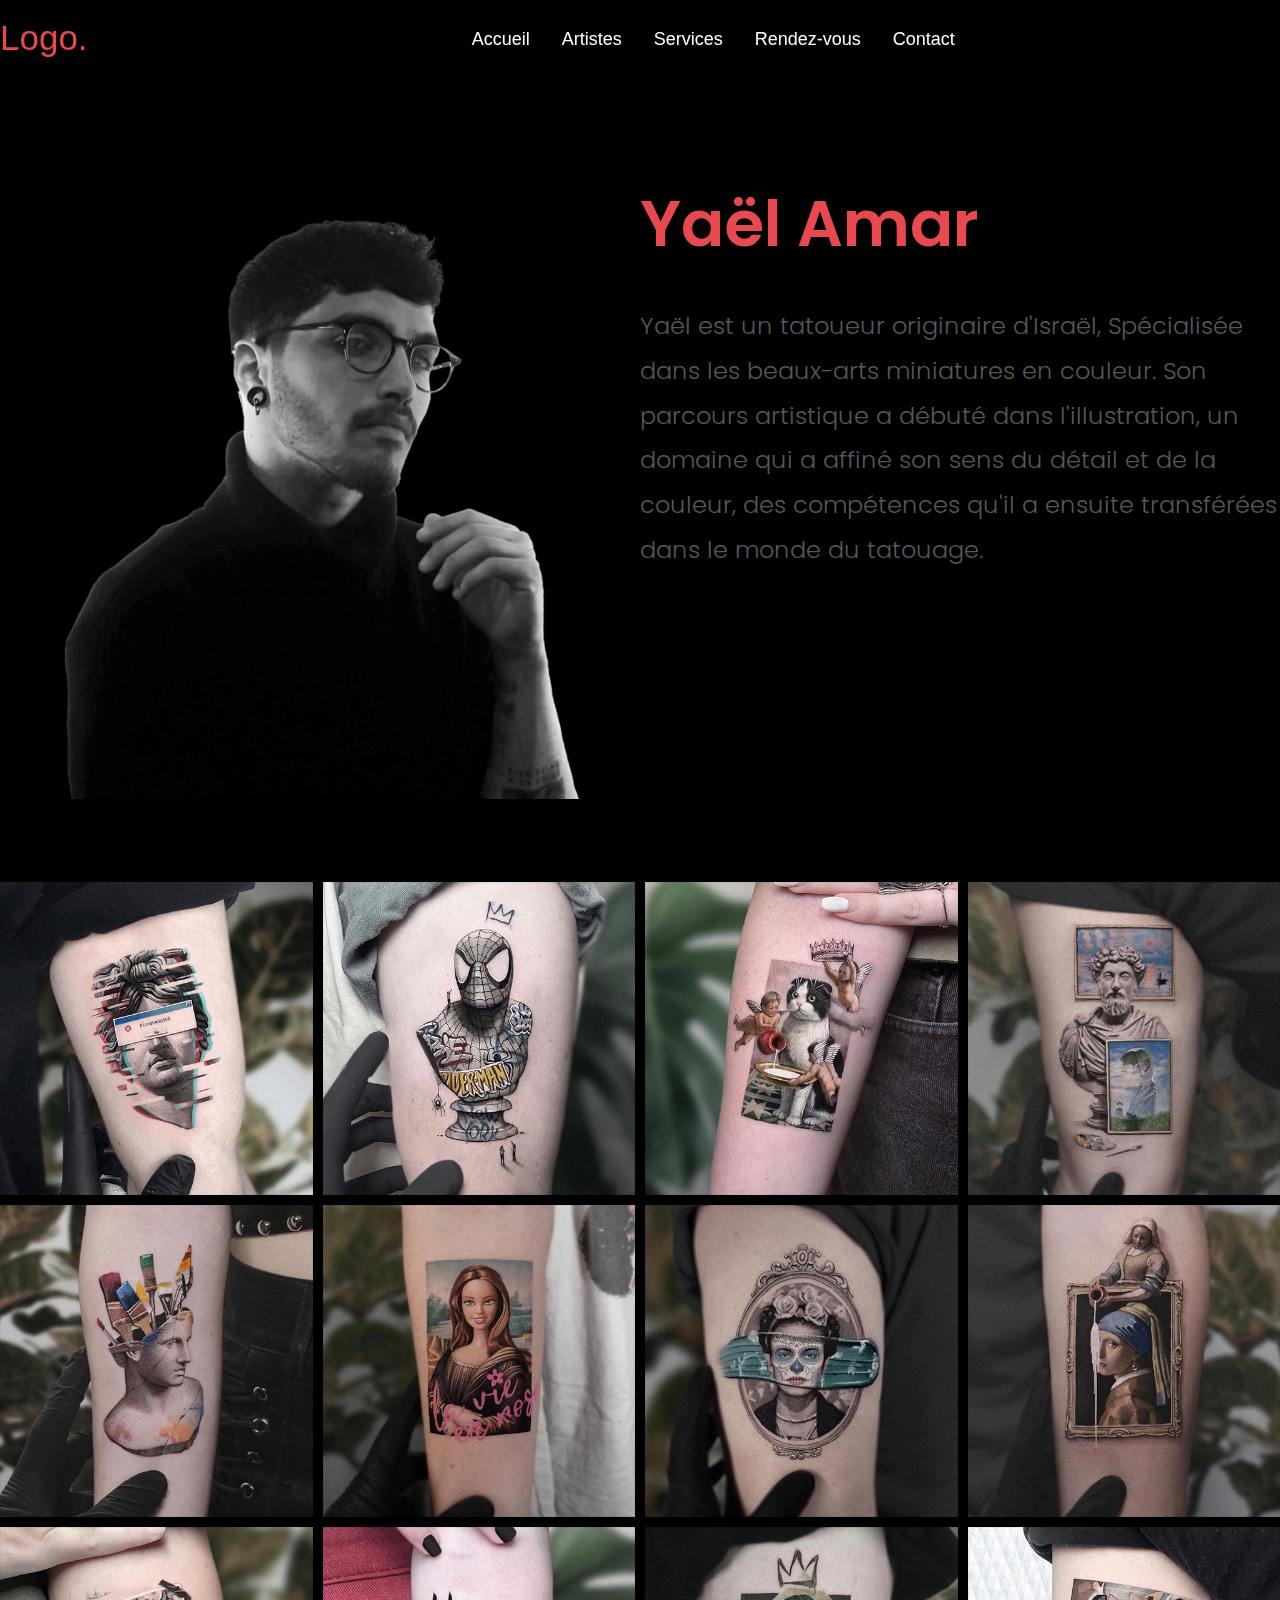
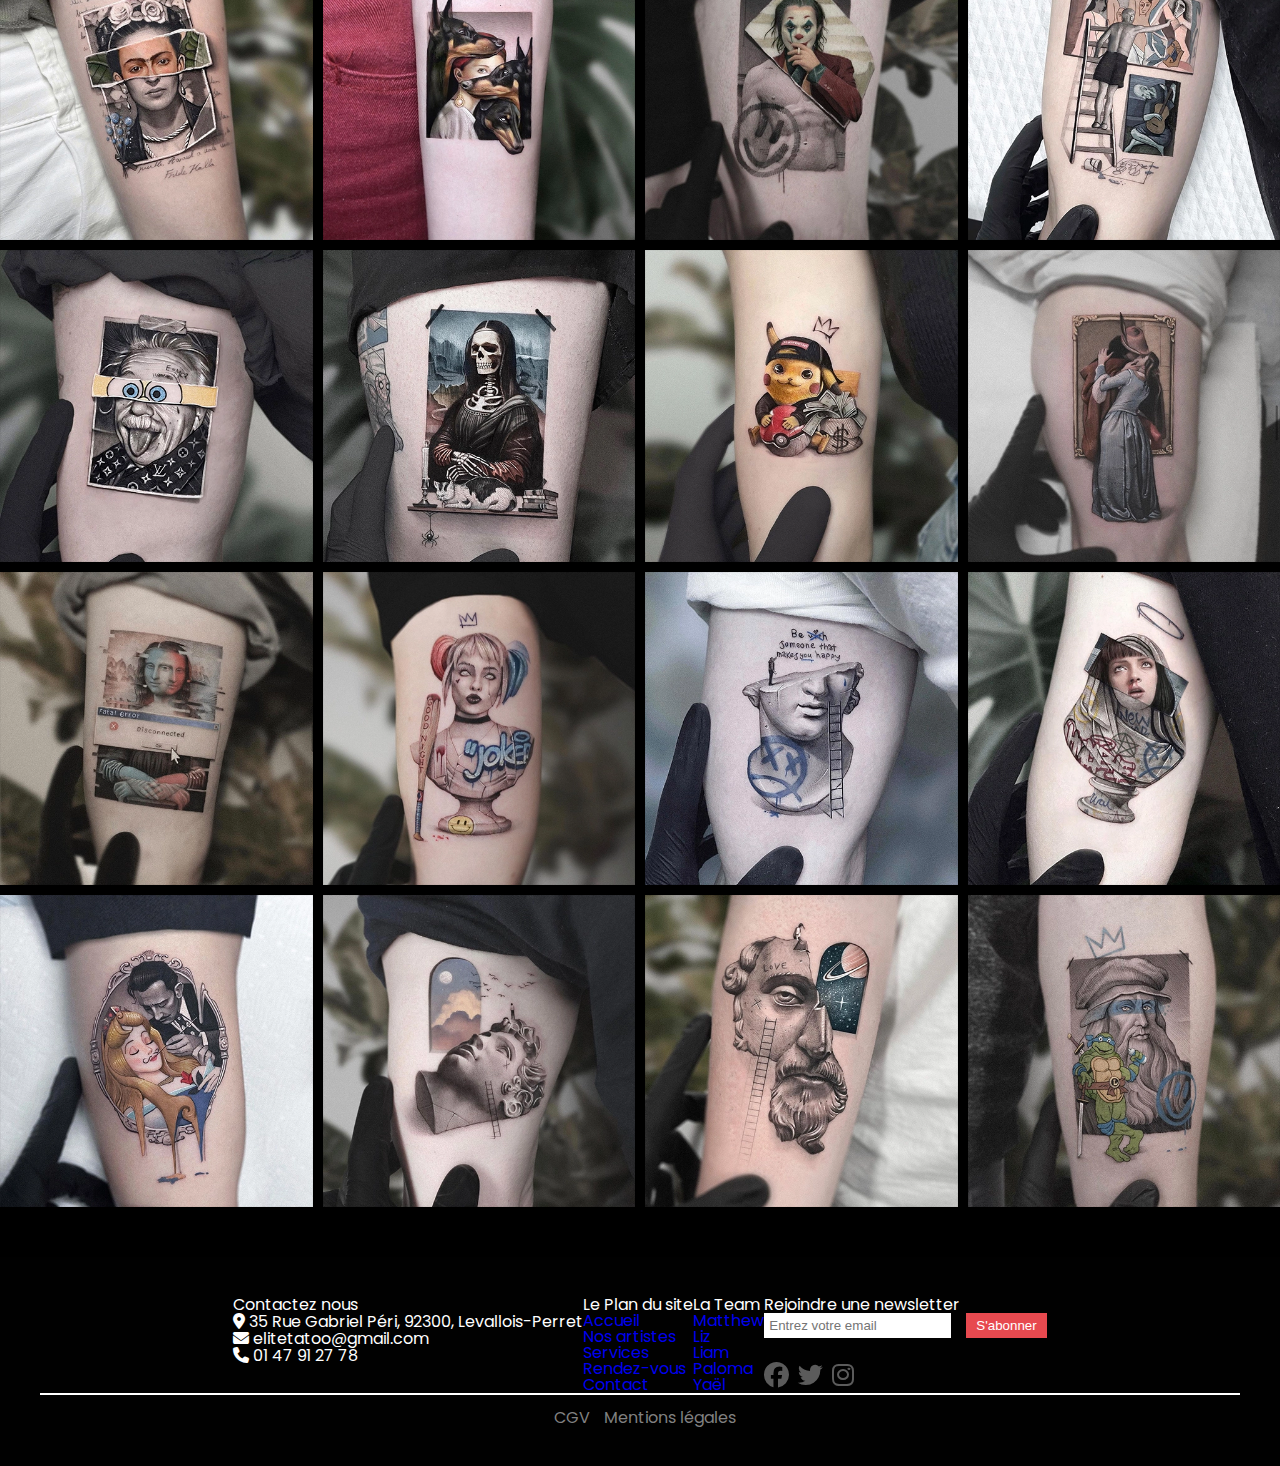
<file: yael.html>
<!DOCTYPE html>
<html lang="fr">

<head>
    <meta charset="UTF-8">
    <meta name="viewport" content="width=device-width, initial-scale=1.0">
    <title>Yaël Amar</title>
    <link rel="stylesheet" href="css/reseat.css">
    <link rel="stylesheet" href="css/artistes_projets.css">
    <link rel="stylesheet" href="css/header.css">
    <link rel="stylesheet" href="css/responsive.css">
    <link rel="stylesheet" href="css/footer.css">
    <link rel="stylesheet" href="https://cdnjs.cloudflare.com/ajax/libs/font-awesome/6.2.0/css/all.min.css">
    <script src="js/script.js" defer></script>
</head>

<body>

    <!-- Menu -->
    <nav>
        <div class="navbar">
            <div class="logo"><a href="index.html">Logo.</a></div>
            <ul class="menu">
                <li class="nav_link"><a href="index.html">Accueil</a></li>
                <li class="nav_link"><a href="artistes.html">Artistes</a></li>
                <li class="nav_link"><a href="services.html">Services</a></li>
                <li class="nav_link"><a href="rendez-vous.html">Rendez-vous</a></li>
                <li class="nav_link"><a href="contact.html">Contact</a></li>
                <div class="cancel-btn">
                    <i class="fas fa-times"></i>
                </div>
            </ul>
            <div class="icons-lang">
                <ul class="menu">
                    <li class="nav_language"><a href="#">FR</a></li>
                    <li class="nav_language"><a href="#">EN</a></li>
                </ul>
            </div>
        </div>
        <div class="menu-btn">
            <i class="fas fa-bars"></i>
        </div>
    </nav>

    <!-- Artistes + Bio -->
    <section class="background">
        <div class="container">
            <div class="container_img">
                <img src="img/Yaël Amar/yael.webp" alt="">
            </div>
            <div class="container_txt">
                <h2>Yaël Amar</h2>
                <p>Yaël est un tatoueur originaire d'Israël, Spécialisée dans les beaux-arts miniatures en couleur. Son
                    parcours artistique a débuté dans l'illustration, un domaine qui a affiné son sens du détail et de
                    la couleur, des compétences qu'il a ensuite transférées dans le monde du tatouage.</p>
            </div>
        </div>
    </section>

    <!-- Grille Tatouage -->
    <section class="grid-container">
        <div class="grid-item">
            <img src="img/Yaël Amar/yael_img01.webp" alt="">
        </div>
        <div class="grid-item">
            <img src="img/Yaël Amar/yael_img02.webp" alt="">
        </div>
        <div class="grid-item">
            <img src="img/Yaël Amar/yael_img03.webp" alt="">
        </div>
        <div class="grid-item">
            <img src="img/Yaël Amar/yael_img04.webp" alt="">
        </div>
        <div class="grid-item">
            <img src="img/Yaël Amar/yael_img05.webp" alt="">
        </div>
        <div class="grid-item">
            <img src="img/Yaël Amar/yael_img06.webp" alt="">
        </div>
        <div class="grid-item">
            <img src="img/Yaël Amar/yael_img07.webp" alt="">
        </div>
        <div class="grid-item">
            <img src="img/Yaël Amar/yael_img08.webp" alt="">
        </div>
        <div class="grid-item">
            <img src="img/Yaël Amar/yael_img09.webp" alt="">
        </div>
        <div class="grid-item">
            <img src="img/Yaël Amar/yael_img10.webp" alt="">
        </div>
        <div class="grid-item">
            <img src="img/Yaël Amar/yael_img11.webp" alt="">
        </div>
        <div class="grid-item">
            <img src="img/Yaël Amar/yael_img12.webp" alt="">
        </div>
        <div class="grid-item">
            <img src="img/Yaël Amar/yael_img13.webp" alt="">
        </div>
        <div class="grid-item">
            <img src="img/Yaël Amar/yael_img14.webp" alt="">
        </div>
        <div class="grid-item">
            <img src="img/Yaël Amar/yael_img15.webp" alt="">
        </div>
        <div class="grid-item">
            <img src="img/Yaël Amar/yael_img16.webp" alt="">
        </div>
        <div class="grid-item">
            <img src="img/Yaël Amar/yael_img17.webp" alt="">
        </div>
        <div class="grid-item">
            <img src="img/Yaël Amar/yael_img18.webp" alt="">
        </div>
        <div class="grid-item">
            <img src="img/Yaël Amar/yael_img19.webp" alt="">
        </div>
        <div class="grid-item">
            <img src="img/Yaël Amar/yael_img20.webp" alt="">
        </div>
        <div class="grid-item">
            <img src="img/Yaël Amar/yael_img21.webp" alt="">
        </div>
        <div class="grid-item">
            <img src="img/Yaël Amar/yael_img22.webp" alt="">
        </div>
        <div class="grid-item">
            <img src="img/Yaël Amar/yael_img23.webp" alt="">
        </div>
        <div class="grid-item">
            <img src="img/Yaël Amar/yael_img24.webp" alt="">
        </div>
    </section>

    <!-- Footer -->
    <footer>
        <div class="column">
            <h3>Contactez nous</h3>
            <div class="icon-text">
                <i class="fa-solid fa-location-dot"></i>
                <span>35 Rue Gabriel Péri, 92300, Levallois-Perret</span>
            </div>
            <div class="icon-text">
                <i class="fa-solid fa-envelope"></i>
                <span>elitetatoo@gmail.com</span>
            </div>
            <div class="icon-text">
                <i class="fa-solid fa-phone"></i>
                <span>01 47 91 27 78</span>
            </div>
        </div>

        <div class="column">
            <h3>Le Plan du site</h3>
            <ul>
                <li><a href="index.html">Accueil</a></li>
                <li><a href="artistes.html">Nos artistes</a></li>
                <li><a href="services.html">Services</a></li>
                <li><a href="rendez-vous.html">Rendez-vous</a></li>
                <li><a href="contact.html">Contact</a></li>
            </ul>
        </div>

        <div class="column">
            <h3>La Team</h3>
            <ul>
                <li><a href="matthew.html">Matthew</a></li>
                <li><a href="liz.html">Liz</a></li>
                <li><a href="liam.html">Liam</a></li>
                <li><a href="paloma.html">Paloma</a></li>
                <li><a href="yael.html">Yaël</a></li>
            </ul>
        </div>

        <div class="column">
            <h3>Rejoindre une newsletter</h3>
            <div class="newsletter">
                <input type="email" placeholder="Entrez votre email">
                <button>S'abonner</button>
            </div>
            <div class="social-icons">
                <i class="fa-brands fa-facebook icon-social"></i>
                <i class="fa-brands fa-twitter icon-social"></i>
                <i class="fa-brands fa-instagram icon-social"></i>

            </div>
        </div>

        <hr>

        <div class="footer-links">
            <a href="#">CGV</a>
            <a href="#">Mentions légales</a>
        </div>
    </footer>


</body>

</html>
</file>
<file: css/artistes_projets.css>
@import url('https://fonts.googleapis.com/css2?family=Poppins:wght@100;200;300;400;500;600;700;800&display=swap');

*{
  box-sizing: border-box;
}
img{
  width: 100%;
}
body{
  font-family: "Poppins", sans-serif;
  background-color: black;
}

/* Artistes + Bio */
.background {
  width: 100%;
}

.container {
  padding-top: 10rem;
  max-width: 1420px;
  width: 100%;
  margin-inline: auto;
  display: flex;
  flex-wrap: wrap; /* Allow flex items to wrap on smaller screens */
}

.container_img {
  flex: 1 1 100%; /* Take full width on small screens */
  margin-bottom: 1rem; /* Add some spacing between image and text */
}

.container_img img {
  width: 100%; /* Make sure the image takes the full width of its container */
}

.container_txt {
  flex: 1 1 100%; /* Take full width on small screens */
  margin-top: 1rem; /* Add some spacing between image and text */
  color: rgb(88, 88, 88);
}

.container_txt h2 {
  color: #E7494F;
  font-weight: 600;
  font-size: 2.5rem;
  padding-bottom: 1rem;
}

.container_txt p {
  font-weight: 300;
  font-size: 1.5rem;
  line-height: 2.8rem;
}

/* Grille Tatouage */
.grid-container {
  padding-top: 4rem;
  display: grid;
  grid-template-columns: repeat(4, 1fr);
  grid-gap: 10px;
  max-width: 1420px;
  margin: 0 auto;
}

.grid-item {
  position: relative;
  width: 100%;
  padding-bottom: 100%; /* Keep the container square (aspect ratio 1:1) */
  overflow: hidden;
}

.grid-item img {
  position: absolute;
  top: 0;
  left: 0;
  width: 100%;
  height: 100%;
  object-fit: cover;
}
</file>
<file: css/header.css>
@import url('https://fonts.googleapis.com/css2?family=Poppins:wght@100;200;300;400;500;600;700;800&display=swap');

* {
  margin: 0;
  padding: 0;
  box-sizing: border-box;
  text-decoration: none;
  scroll-behavior: smooth;
}

body {
  font-family: "Poppins", sans-serif;
}

/* Menu */
.background-hero {
  height: 100%;
  width: 100%;
}

nav {
  position: fixed;
  width: 100%;
  padding: 20px 0;
  z-index: 998;
  transition: all 0.3s ease;
  font-family: 'Ubuntu', sans-serif;
}

nav.sticky {
  background: #E7494F;
  padding: 13px 0;
}

nav .navbar {
  width: 1420px;
  display: flex;
  justify-content: space-between;
  align-items: center;
  margin: auto;
}

nav .navbar .logo a {
  font-weight: 500;
  font-size: 35px;
  color: #E7494F;
}

nav.sticky .navbar .logo a {
  color: #fff;
}

nav .navbar .menu {
  display: flex;
  position: relative;
}

nav .navbar .menu li {
  list-style: none;
}

.navbar .menu a {
  font-size: 18px;
  font-weight: 500;
  color: #ffffff;
  padding: 6px 0;
  transition: all 0.4s ease;
}

nav.sticky .menu a {
  color: #FFF;
}

.menu {
  gap: 2rem;
}

.navbar .icons-lang img {
  width: 4rem;
  margin: 0 6px;
}

nav.sticky .icons-lang img {
  color: #FFF;
}

.nav_link {
  font-size: 20px;
  color: #6A6A6A;
  text-decoration: none;
  position: relative;

}

.nav_link::after {
  content: "";
  width: 0px;
  height: 2px;
  background: #E7494F;
  position: absolute;
  bottom: -5px;
  left: 0;
  transition: 0.3s ease;
} 

nav.sticky .nav_link::after {
  background: #FFF;
}

.nav_link:hover::after {
  width: 100%;
  transition: 0.3s ease;
}

.navbar .menu .nav_language a:hover {
  color: #E7494F;
}

nav.sticky .menu .nav_language a:hover {
  color: #FFF;
}

/* BANNER */

.banner {
  position: relative;
  width: 100%;
  min-height: 100vh;
  display: flex;
  justify-content: center;
  align-items: center;
}

.banner .content {
  position: relative;
  max-width: 900px;
  text-align: center;
}

.banner .content h2 {
  color: #fff;
  font-size: 5em;
}

.banner .content p {
  color: #fff;
  font-size: 1.2em;
}

.fitBg {
  position: absolute;
  top: 0;
  left: 0;
  width: 100%;
  height: 100%;
  object-fit: cover;
}

#background-video {
  height: 100%;
  width: 100%;
  object-fit: cover;
  position: absolute;
  left: 0;
  right: 0;
  top: 0;
  bottom: 0;
  z-index: -1;
}


.btn {
  position: relative;
  display: inline-block;
  margin-top: 30px;
  padding: 10px 30px;
  background: #E7494F;
  color: #fff;
  text-decoration: none;
  border-radius: 30px
}

.btn:hover {
  position: relative;
  display: inline-block;
  margin-top: 30px;
  padding: 10px 30px;
  background: #fff;
  color: #333;
  text-decoration: none;
}

.banner_title {
  font-size: 5em;
  font-weight: 700;
  color: #fff;
  margin-bottom: 20px;
  font-family: Poppins, sans-serif;
}

/* navgaition scrol */
nav .menu-btn,
.navbar .menu .cancel-btn {
  position: absolute;
  color: #fff;
  right: 30px;
  top: 20px;
  font-size: 20px;
  cursor: pointer;
  transition: all 0.3s ease;
  display: none;
}

nav .menu-btn {
  color: #E7494F;
}

nav.sticky .menu-btn {
  color: #FFF;
}

.navbar .menu .menu-btn {
  color: #fff;
}

/* Responsive */
@media (max-width: 750px) {
  nav .navbar {
    width: 90%;
  }

  nav .navbar .menu {
    position: fixed;
    right: -100%;
    top: 0;
    background: #000000;
    height: 100vh;
    max-width: 400px;
    width: 100%;
    padding-top: 60px;
    flex-direction: column;
    align-items: center;
    transition: all 0.5s ease;
  }

  .navbar.active .menu {
    right: 0;
  }

  nav .navbar .menu a {
    font-size: 23px;
    display: block;
    color: #fff;
    margin: 10px 0;
  }

  nav.sticky .menu a:hover {
    color: #4070f4;
  }

  nav .navbar .media-icons {
    display: none;
  }

  nav .menu-btn,
  .navbar .menu .cancel-btn {
    display: block;
  }

  .icons-lang {
    display: none;
  }
}
</file>
<file: css/responsive.css>
/* Banner */

/* CSS pour les écrans de bureau (Desktop) */
@media screen and (min-width: 1920px) {
    .banner_title {
        font-size: 5em;
    }

    .banner .content p {
        font-size: 1.2em;
    }
}

/* CSS pour les tablettes */
@media screen and (max-width: 768px) {
    .banner_title {
        font-size: 3em;
    }

    .banner .content p {
        font-size: 1em;
    }
}

/* CSS pour les mobiles */
@media screen and (max-width: 375px) {
    .banner .content h1.banner_title {
        font-size: 2em;
    }

    .banner .content p {
        font-size: 0.8em;
    }
}




/* ================================ ACCUEIL ================================ */

/* Histoire */

/* CSS pour les écrans de bureau (Desktop) */
@media screen and (min-width: 1920px) {
    .histoire {
        width: 1420px;
        height: 600px;
    }

    .histoire-txt {
        width: 540px;
    }

    .histoire-txt h1 {
        font-size: 2.1rem;
    }

    .histoire-txt p {
        font-size: 1.3rem;
        line-height: 1.5rem;
    }

    .histoire-img {
        width: 846px;
    }
}

/* CSS pour les tablettes */
@media screen and (max-width: 768px) {
    .histoire {
        width: 90%;
        height: auto;
        flex-direction: column;
        align-items: center;
    }

    .histoire-txt {
        width: 100%;
        text-align: center;
        margin-bottom: 2rem;
    }

    .histoire-txt h1 {
        font-size: 2rem;
    }

    .histoire-txt p {
        font-size: 1.2rem;
        line-height: 1.4rem;
    }

    .histoire-img {
        width: 100%;
        max-width: 400px;
    }

    .hist-img1 {
        margin-inline: auto;
    }
}

/* CSS pour les mobiles */
@media screen and (max-width: 375px) {
    .histoire {
        width: 90%;
        height: auto;
        flex-direction: column;
        align-items: center;
    }

    .histoire-txt {
        width: 100%;
        text-align: center;
        margin-bottom: 2rem;
    }

    .histoire-txt h1 {
        font-size: 1.8rem;
    }

    .histoire-txt p {
        font-size: 1.1rem;
        line-height: 1.3rem;
    }

    .histoire-img {
        width: 100%;
        max-width: 300px;
    }

    .hist-img1 {
        margin-inline: auto;
    }
}



/* Tatouage sur mesure */


/* CSS pour les écrans de bureau (Desktop) */
@media screen and (min-width: 1920px) {
    .personnalite {
        width: 1420px;
        height: 600px;
    }

    .personnalite-txt {
        width: 540px;
    }

    .personnalite-txt h1 {
        font-size: 2.1rem;
    }

    .personnalite-txt p {
        font-size: 1.3rem;
        line-height: 1.5rem;
    }

    .personnalite-img {
        width: 800px;
    }

    .personnalite-img1 {
        margin-bottom: 0;
    }
}

/* CSS pour les tablettes */
@media screen and (max-width: 768px) {
    .personnalite {
        width: 90%;
        height: auto;
        flex-direction: column;
        align-items: center;
    }

    .personnalite-txt {
        width: 100%;
        text-align: center;
        margin-bottom: 2rem;
    }

    .personnalite-txt h1 {
        font-size: 2rem;
    }

    .personnalite-txt p {
        font-size: 1.5rem;
        line-height: 2rem;
    }

    .personnalite-img {
        width: 100%;
        max-width: 400px;
    }

    .personnalite-img1 {
        margin-inline: auto;
    }
}

/* CSS pour les mobiles */
@media screen and (max-width: 375px) {
    .personnalite {
        width: 90%;
        height: auto;
        flex-direction: column;
        align-items: center;
    }

    .personnalite-txt {
        width: 100%;
        text-align: center;
        margin-bottom: 2rem;
    }

    .personnalite-txt h1 {
        font-size: 1.8rem;
    }

    .personnalite-txt p {
        font-size: 1.2rem;
        line-height: 1.6rem;
    }

    .personnalite-img {
        width: 100%;
        max-width: 300px;
    }

    .personnalite-img1 {
        margin-inline: auto;
        margin-bottom: 0;
    }
}






/* Pourquoi nous ? */

/* CSS pour les écrans de bureau (Desktop) */
@media screen and (min-width: 1920px) {
    .background {
        width: 100%;
        background-color: black;
    }

    .background h1 {
        padding-top: 5rem;
        font-size: 2.1rem;
        font-weight: 600;
        color: #555555;
        width: 1420px;
        margin-inline: auto;
        text-align: center;
    }

    .pourquoi-nous {
        width: 1420px;
        height: 900px;
        display: flex;
        text-align: center;
        justify-content: space-between;
        align-items: center;
        margin-inline: auto;
    }

    .experience,
    .liberte,
    .inventivite,
    .talent,
    .efficacite {
        width: 245px;
    }

    .pourquoi-nous h2 {
        font-weight: bolder;
        font-size: 5rem;
        color: #7F7F7F;
    }

    .pourquoi-nous h3 {
        font-size: 2rem;
        text-transform: uppercase;
        color: #555555;
        margin-top: 1rem;
    }

    .pourquoi-nous p {
        font-size: 1rem;
        color: #555555;
        margin-top: 1rem;
    }
}

/* CSS pour les tablettes */
@media screen and (max-width: 768px) {
    .background {
        width: 100%;
        background-color: black;
    }

    .background h1 {
        padding-top: 5rem;
        font-size: 1.8rem;
        font-weight: 600;
        color: #555555;
        margin-inline: auto;
        text-align: center;
    }

    .pourquoi-nous {
        width: 90%;
        height: auto;
        flex-direction: column;
        justify-content: space-between;
        align-items: center;
        margin-inline: auto;
        padding-bottom: 2rem;
    }

    .experience,
    .liberte,
    .inventivite,
    .talent,
    .efficacite {
        width: 100%;
        max-width: 400px;
        margin-bottom: 2rem;
    }

    .pourquoi-nous h2 {
        font-size: 4rem;
    }

    .pourquoi-nous h3 {
        font-size: 1.8rem;
    }

    .pourquoi-nous p {
        font-size: 1.2rem;
    }
}

/* CSS pour les mobiles */
@media screen and (max-width: 375px) {
    .background {
        width: 100%;
        background-color: black;
    }

    .background h1 {
        padding-top: 3rem;
        font-size: 1.6rem;
        font-weight: 600;
        color: #555555;
        margin-inline: auto;
        text-align: center;
    }

    .pourquoi-nous {
        width: 90%;
        height: auto;
        flex-direction: column;
        justify-content: space-between;
        align-items: center;
        margin-inline: auto;
        padding-bottom: 2rem;
    }

    .experience,
    .liberte,
    .inventivite,
    .talent,
    .efficacite {
        width: 100%;
        max-width: 300px;
        margin-bottom: 1rem;
    }

    .pourquoi-nous h2 {
        font-size: 3.5rem;
    }

    .pourquoi-nous h3 {
        font-size: 1.6rem;
    }

    .pourquoi-nous p {
        font-size: 1rem;
    }
}


/* Galerie */

/* CSS pour les écrans de bureau (Desktop) */

/* CSS pour les écrans de bureau (Desktop) */
@media screen and (min-width: 1920px) {
    .galerie {
        width: 1420px;
        height: 900px;
        margin-inline: auto;
        display: grid;
        gap: 1rem;
        grid-template: 1fr 1fr / 1fr 1fr 1fr;
    }

    .txt-galerie h1 {
        margin-bottom: 2rem;
        font-size: 2.1rem;
        font-weight: 600;
        color: #232323;
        width: 1420px;
        margin-inline: auto;
        text-align: center;
    }

    .colonne1 {
        background-image: url(../img/salon/salon01.png);
        grid-area: 1/1/3/2;
        background-size: cover;
    }

    .colonne2 {
        background-repeat: no-repeat;
        background-size: cover;
        background-image: url(../img/salon/salon02.png);
        grid-area: 1/2/2/3;
    }

    .colonne3 {
        background-repeat: no-repeat;
        background-size: cover;
        background-image: url(../img/salon/salon03.png);
        grid-area: 2/2/3/3;
    }

    .colonne4 {
        background-image: url(../img/salon/salon04.png);
        grid-area: 1/3/3/3;
        background-size: cover;
    }
}

/* CSS pour les tablettes */
@media screen and (max-width: 768px) {
    .galerie {
        width: 90%;
        height: auto;
        margin-inline: auto;
        display: block;
        gap: 1rem;
        grid-template: 1fr / 1fr;
    }

    .txt-galerie h1 {
        margin-bottom: 1.5rem;
        font-size: 1.8rem;
    }

    .colonne1,
    .colonne2,
    .colonne3,
    .colonne4 {
        width: 100%;
        height: 300px;
        background-size: cover;
        margin-bottom: 1rem;
    }
}

/* CSS pour les mobiles */
@media screen and (max-width: 375px) {
    .galerie {
        width: 90%;
        height: auto;
        margin-inline: auto;
        display: grid;
        gap: 1rem;
        grid-template: auto / 1fr;
    }

    .txt-galerie h1 {
        margin-bottom: 1.2rem;
        font-size: 1.6rem;
    }

    .colonne1,
    .colonne2,
    .colonne3,
    .colonne4 {
        width: 100%;
        height: 200px;
        background-size: cover;
        margin-bottom: 1rem;
    }
}






/* ==================== SERVICES ==================== */

/* Style tatouage */

/* Pour les écrans de bureau (Desktop) */
@media screen and (min-width: 1920px) {
    .style-tatouage {
        width: 1420px;
    }

    .style-tatouage-txt {
        width: 540px;
    }

    .style-tatouage-img {
        width: 846px;
        grid-template: 415px 415px / 415px 415px;
    }
}

/* Pour les tablettes */
@media screen and (max-width: 768px) {
    .style-tatouage {
        flex-direction: column;
        align-items: center;
        width: 90%;
    }

    .style-tatouage-txt {
        width: 100%;
        text-align: center;
        margin-bottom: 2rem;
    }

    .style-tatouage-img {
        width: 100%;
        grid-template: 415px 415px / 1fr;
    }

    .style-tatouage-img .style-img1,
    .style-tatouage-img .style-img2,
    .style-tatouage-img .style-img3 {
        width: 100%;
        height: 415px;
    }
}

/* Pour les mobiles */
@media screen and (max-width: 375px) {
    .style-tatouage-txt h2 {
        font-size: 1.2rem;
    }

    .style-tatouage-txt h1 {
        font-size: 1.8rem;
    }

    .style-tatouage-txt p {
        font-size: 1.2rem;
    }
}



/* Tatouage Ephémère */

/* Pour les écrans de bureau (Desktop) */
@media screen and (min-width: 1920px) {
    .tatouage-ephemere {
        width: 1420px;
    }

    .tatouage-ephemere-txt {
        text-align: end;
        width: 540px;
    }

    .tatouage-ephemere-img {
        width: 846px;
    }
}

/* Pour les tablettes */
@media screen and (max-width: 768px) {
    .tatouage-ephemere {
        flex-direction: column;
        align-items: center;
        width: 90%;
        margin-top: -28rem;
    }

    .tatouage-ephemere-txt {
        width: 100%;
        text-align: center;
        margin-bottom: 2rem;
        margin-top: 2rem;
    }

    .tatouage-ephemere-img {
        width: 100%;
    }

    .tatouage-ephemere-img .ephemere-img1 {
        width: 100%;
        height: 415px;
    }
}

/* Pour les mobiles */
@media screen and (max-width: 375px) {
    .tatouage-ephemere-txt h2 {
        font-size: 1.2rem;
    }

    .tatouage-ephemere-txt h1 {
        font-size: 1.8rem;
    }

    .tatouage-ephemere-txt p {
        font-size: 1.2rem;
    }
}




/* Avantages */

/* Pour les écrans de bureau (Desktop) */
@media screen and (min-width: 1920px) {
    .avantages {
        width: 1420px;
    }

    .avantages-txt {
        width: 710px;
    }

    .avantages-img {
        width: 710px;
    }
}

/* Pour les tablettes */
@media screen and (max-width: 768px) {
    .avantages {
        flex-direction: column;
        align-items: center;
        width: 90%;
        margin-top: 15rem;
    }

    .avantages-txt {
        width: 100%;
        text-align: center;
    }

    .avantages-img {
        width: 100%;
        height: 250px;
        visibility: hidden;
        /* Ajuster la hauteur selon vos besoins */
    }

    .avantages01 {
        flex-direction: column;
    }

    i {
        margin: 0 auto;
    }
}

/* Pour les mobiles */
@media screen and (max-width: 375px) {
    .avantages-txt h1 {
        font-size: 1.8rem;
    }

    .avantages01 p {
        font-size: 1.1rem;
    }
}





/* Modèles */


/* Pour les écrans de bureau (Desktop) */
@media screen and (min-width: 1920px) {
    .modeles .wrapper {
        max-width: 1420px;
    }

    .carousel img {
        height: 550px;
        width: calc(100% / 3);
    }
}

/* Pour les tablettes */
@media screen and (max-width: 768px) {
    .modeles {
        display: flex;
        flex-direction: column;
        align-items: center;
    }

    .wrapper {
        max-width: 90%;
    }

    .wrapper i:first-child {
        display: block;
        left: 0;
    }

    .wrapper i:last-child {
        right: 0;
    }

    .carousel img {
        height: 350px;
        width: calc(100% / 2);
    }
}

/* Pour les mobiles */
@media screen and (max-width: 375px) {
    .carousel img {
        height: 250px;
        width: 100%;
        margin-left: 0;
    }
}



/* Retouche Tatouage */
/* Pour les écrans de bureau (Desktop) */
@media screen and (min-width: 1920px) {
    /* .retouche-tatouage {
      flex-wrap: wrap;
    }
  
    .retouche-tatouage-txt {
      width: 100%;
      margin-bottom: 2rem;
    }
  
    .icone-img {
      display: grid;
      gap: 3.5rem;
      justify-content: space-between;
      grid-template: 1fr 1fr / 1fr 1fr;
    } */
}

/* Pour les tablettes et mobiles */
@media screen and (max-width: 768px) {
    .retouche-tatouage {
        flex-direction: column;
        align-items: center;
    }

    .retouche-tatouage-txt {
        width: 90%;
        text-align: center;
    }

    .icone-img {
        display: grid;
        gap: 2rem;
        justify-content: center;
        text-align: center;
    }
}





/* Bloc Projet */

@media screen and (max-width: 768px) {
    .projets {
      grid-template-columns: repeat(1, 1fr);
    }
  
    .projets2 {
      grid-column: auto;
      grid-row: auto;
    }
  }







/* Personnalisation */


/* For Tablet (768px) */
@media (max-width: 768px) {
    .personnalisation {
        grid-template: repeat(3, 1fr) / 1fr;
        width: 80%;
    }

    .categorie1,
    .categorie2,
    .categorie3 {
        justify-content: center;
        width: 100%;
        padding-bottom: 30px;
    }
}

/* For Mobile (375px) */
@media (max-width: 375px) {
    .personnalisation {
        grid-template: repeat(3, auto) / 1fr;
    }

    .categorie1,
    .categorie2,
    .categorie3 {
        width: 20%;
    }
}




/* Soins et hygiène */

@media (max-width: 768px) {
    .soins-hygiene {
        flex-direction: column;
        height: auto;
        width: 80%;
    }

    .soins-hygiene-txt {
        order: 2;
        width: 100%;
        text-align: start;
        margin-bottom: 2rem;
        margin-top: 25px;
    }

    .soins-hygiene-img {
        order: 1;
        width: 100%;
        height: 300px;
    }
}

/* For Mobile (375px) */
@media (max-width: 375px) {
    .soins-hygiene-img {
        height: 200px;
        /* Adjust the height for mobile view */
    }
}




/* Conseil */
@media (max-width: 768px) {
    .conseil {
        grid-template: auto auto auto auto / 1fr;
    }
}

/* For Mobile (375px) */
@media (max-width: 375px) {
    .conseil-txt {
        text-align: center;
    }

    .hygiene,
    .materiel,
    .soins,
    .sterilisation {
        flex-direction: column;
        gap: 1rem;
        margin-bottom: 30px;
    }

    .hygiene-icone,
    .materiel-icone,
    .soins-icone,
    .sterilisation-icone {
        margin: 0 auto;
    }
}














/* ==================== Page de rendez-vous ==================== */

/* Formulaire */


/* For Tablet (768px) */
@media (max-width: 768px) {
    .container {
        max-width: 90%;
        /* Adjust the container width for better fit on tablet */
    }

    .form {
        display: grid;
        grid-template-columns: 1fr;
        /* Display the form inputs in a single column */
        row-gap: 20px;
        /* Add some spacing between the form inputs */
    }

    .form .column {
        flex-direction: column;
        /* Change the direction of the 'column' section to column layout */
    }

    .gender-option .gender {
        margin-bottom: 15px;
        /* Add some space between the gender options on tablet */
    }

    .case-a-cocher .column {
        flex-direction: column;
        /* Change the direction of the checkbox section to column layout */
        gap: 10px;
        /* Add some spacing between the checkboxes */
    }
}

/* For Mobile (375px) */
@media (max-width: 375px) {
    .container {
        max-width: 100%;
        /* Adjust the container width to fit the mobile screen */
    }

    .form {
        row-gap: 15px;
        /* Reduce the spacing between the form inputs on mobile */
    }

    .case-a-cocher .column {
        gap: 5px;
        /* Reduce the spacing between the checkboxes on mobile */
    }
}










/* ==================== Page de contact ==================== */

/* Informations */

/* For Tablet (768px) */
@media (max-width: 768px) {
    .informations {
        grid-template-columns: 1fr;
        /* Display the blocks in a single column */
    }

    .block {
        width: 100%;
        /* Adjust the width of the blocks for better fit on tablet */
    }
}

/* For Mobile (375px) */
@media (max-width: 375px) {
    .informations {
        grid-template-columns: 1fr;
        /* Display the blocks in a single column */
    }
}


/* Formulaire */

/* For Tablet (768px) */
@media (max-width: 768px) {
    .container {
        flex-direction: column;
        /* Stack the elements on top of each other */
    }

    .maps,
    .form {
        width: 100%;
        /* Make the map and form occupy the full width */
    }

    .form .input-box {
        margin-top: 10px !important;
        /* Adjust the margin for better spacing */
    }
}

/* For Mobile (375px) */
@media (max-width: 375px) {
    .container {
        flex-direction: column;
        /* Stack the elements on top of each other */
        width: 100%;
    }

    .maps,
    .form {
        width: 100%;
        /* Make the map and form occupy the full width */
    }

    .form .input-box {
        margin-top: 10px !important;
        /* Adjust the margin for better spacing */
    }
}











/* ==================== Page d'1 artiste ==================== */


/* Artiste + Bio */

/* For Tablet (768px) */
@media (min-width: 768px) {
  .container_img {
    flex: 1 1 50%; /* Take 50% width on tablet and larger screens */
  }

  .container_txt {
    flex: 1 1 50%; /* Take 50% width on tablet and larger screens */
    margin-top: 2rem;
  }

  .container_txt h2 {
    font-size: 4rem;
    margin-bottom: 2rem;
  }

  .container_txt p {
    font-size: 1.5rem; /* Adjust font size for tablet */
  }
}

/* For Mobile (375px) */
@media (max-width: 375px) {
  .container_img,
  .container_txt {
    flex: 1 1 100%; /* Take full width on mobile */
  }
}




/* Galerie */ 

@media (max-width: 768px) {
    .grid-container {
      grid-template-columns: repeat(2, 1fr); /* 2 images per row on Tablet */
    }
  }
  
  /* For Mobile (375px) */
  @media (max-width: 375px) {
    .grid-container {
      grid-template-columns: repeat(1, 1fr); /* 1 image per row on Mobile */
    }
  }
















/* Footer */
@media screen and (max-width: 768px) {
    .column-footer {
        flex-basis: calc(33.33% - -77px);
    }

    .footer-links {
        text-align: center;
    }

    .newsletter {
        flex-direction: column;
        align-items: flex-start;
    }

    .newsletter input {
        width: 100%;
        margin-bottom: 10px;
    }
}
</file>
<file: css/footer.css>
footer {
    background-color: #010101;
    color: white;
    padding: 40px;
    display: flex;
    justify-content: center;
    align-items: flex-start;
    flex-wrap: wrap;
    margin-top: 50px;
}

.column-footer {
    flex-basis: 100%;
    flex-basis: calc(25% - 40px); /* Pour les grands écrans */
    margin-bottom: 20px;
}

.column-footer h3 {
    color: white;
    font-weight: bold;
    margin-bottom: 30px;
    font-size: 20px;
}

.icon-text-footer {
    color: white;
    align-items: center;
    margin-bottom: 40px;
}

.icon-text-footer i {
    width: 20px;
    height: 20px;
    margin-right: 5px;
    color: #E7494F;
}

.column-footer ul {
    list-style: none;
    padding: 0;
}

.column-footer ul li {
    margin-bottom: 20px;
}

.column-footer ul li a {
    color: grey;
    text-decoration: none;
}

.column-footer ul li a:hover {
    color: white;
}

.newsletter {
    display: flex;
    align-items: center;
    margin-bottom: 10px;
}

.newsletter input {
    padding: 5px;
    margin-right: 15px;
    border: none;
}

.newsletter button {
    padding: 5px 10px;
    background-color: #E7494F;
    border: none;
    color: white;
    cursor: pointer;
}

.social-icons i {
    width: 25px;
    height: 25px;
    margin-right: 5px;
    filter: invert(100%) sepia(0%) saturate(0%) hue-rotate(100deg) brightness(102%) contrast(102%);
    margin-top: 15px;
}

.icon-social {
    color: #A5A5A5;
    font-size: 25px;
    margin-right: 20px;
}

hr {
    border: 1px solid white;
    width: 100%;
}

.footer-links {
    margin-top: 15px;
}

.footer-links a {
    color: grey;
    text-decoration: none;
    margin-left: 10px;
}

.footer-links a:hover {
    color: white;
}
</file>
<file: css/reseat.css>
/* http://meyerweb.com/eric/tools/css/reset/ 
   v2.0 | 20110126
   License: none (public domain)
*/

html, body, div, span, applet, object, iframe,
h1, h2, h3, h4, h5, h6, p, blockquote, pre,
a, abbr, acronym, address, big, cite, code,
del, dfn, em, img, ins, kbd, q, s, samp,
small, strike, strong, sub, sup, tt, var,
b, u, i, center,
dl, dt, dd, ol, ul, li,
fieldset, form, label, legend,
table, caption, tbody, tfoot, thead, tr, th, td,
article, aside, canvas, details, embed, 
figure, figcaption, footer, header, hgroup, 
menu, nav, output, ruby, section, summary,
time, mark, audio, video {
	margin: 0;
	padding: 0;
	border: 0;
	font-size: 100%;
	font: inherit;
	vertical-align: baseline;
}
/* HTML5 display-role reset for older browsers */
article, aside, details, figcaption, figure, 
footer, header, hgroup, menu, nav, section {
	display: block;
}
body {
	line-height: 1;
}
ol, ul {
	list-style: none;
}
blockquote, q {
	quotes: none;
}
blockquote:before, blockquote:after,
q:before, q:after {
	content: '';
	content: none;
}
table {
	border-collapse: collapse;
	border-spacing: 0;
}
</file>
